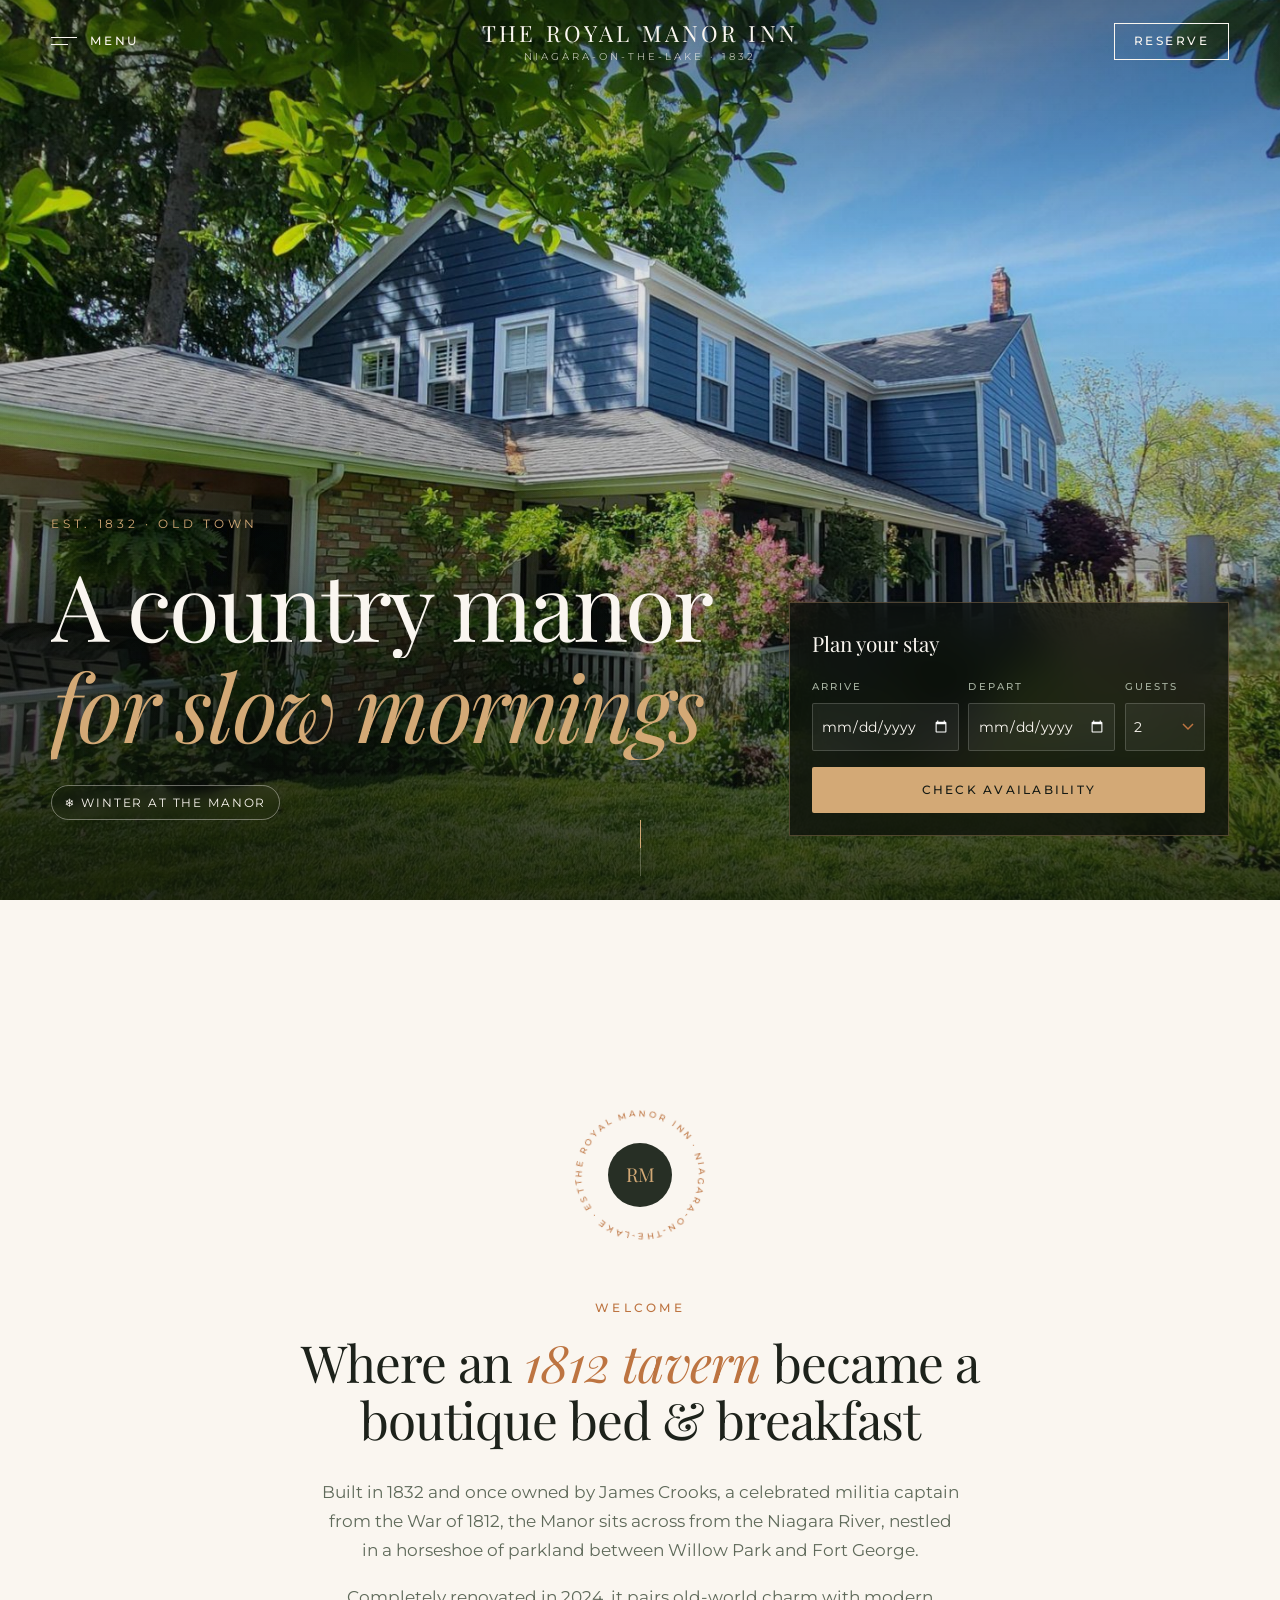
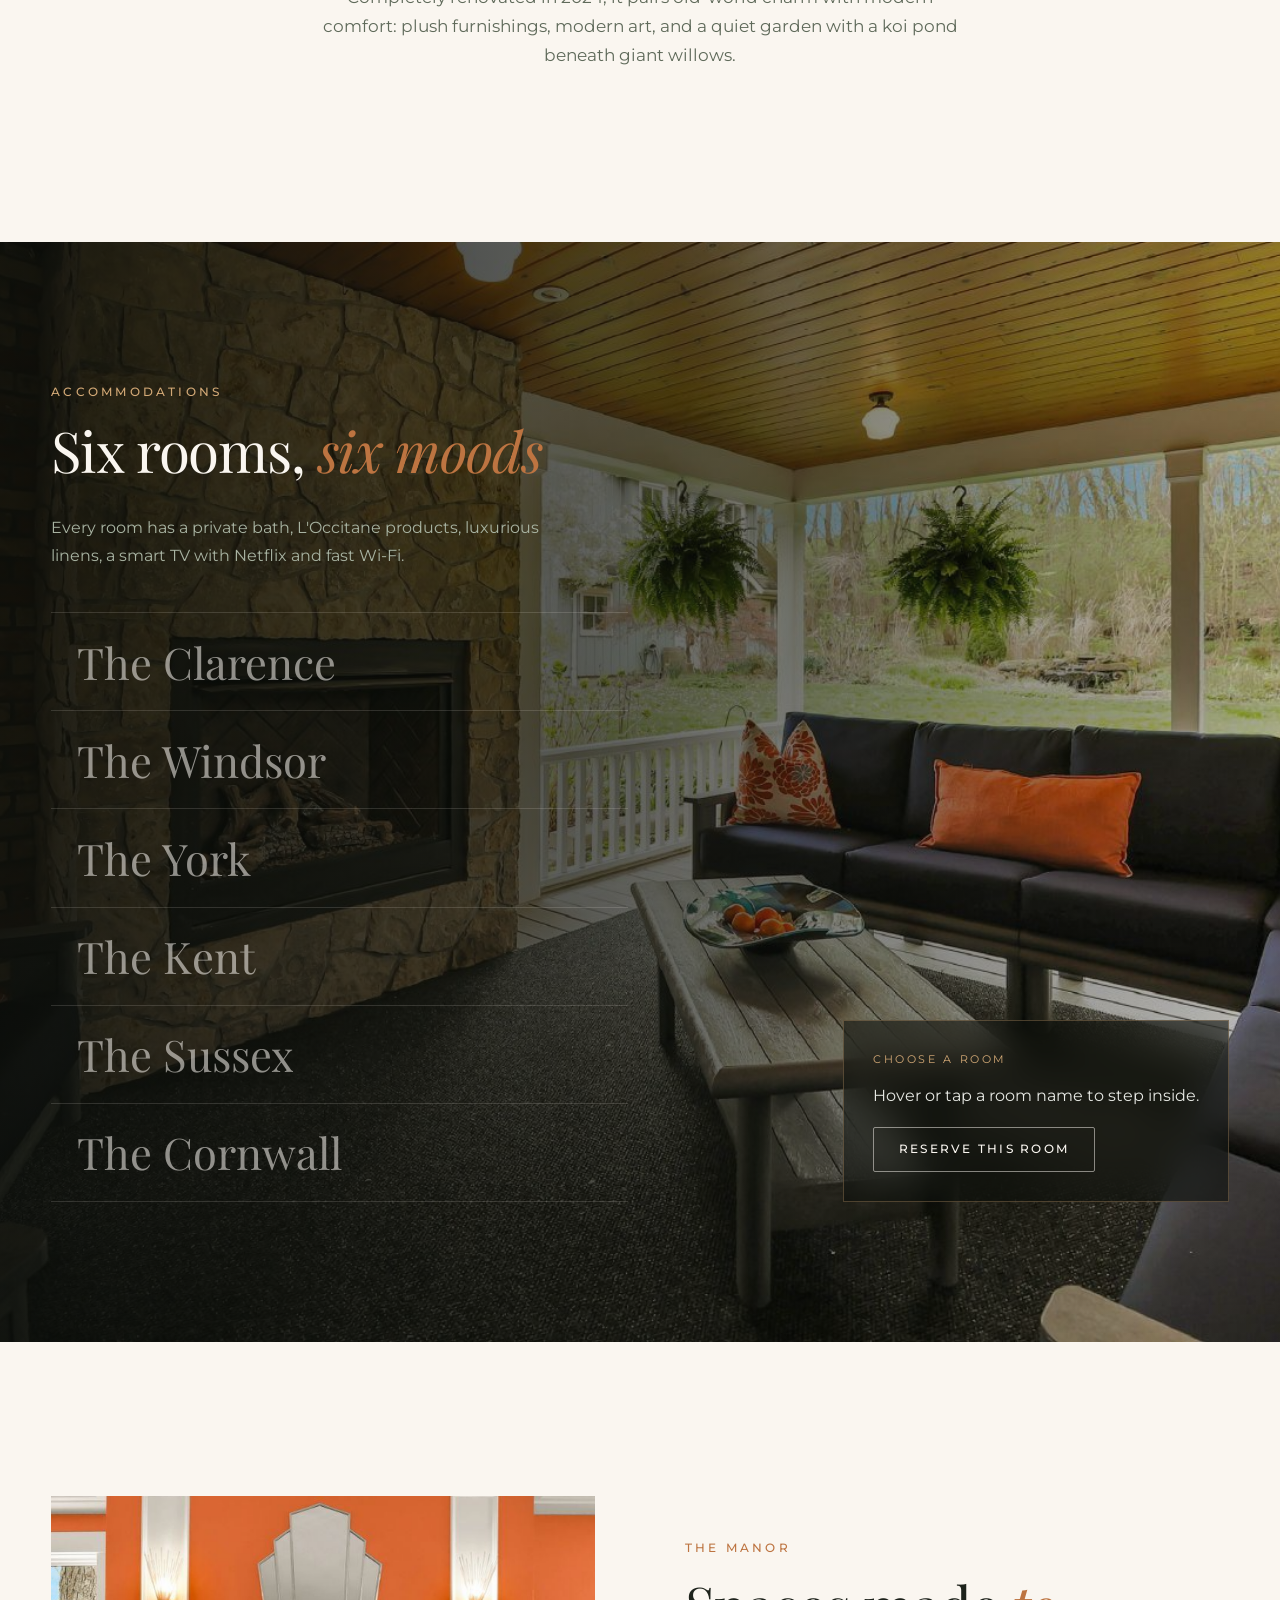
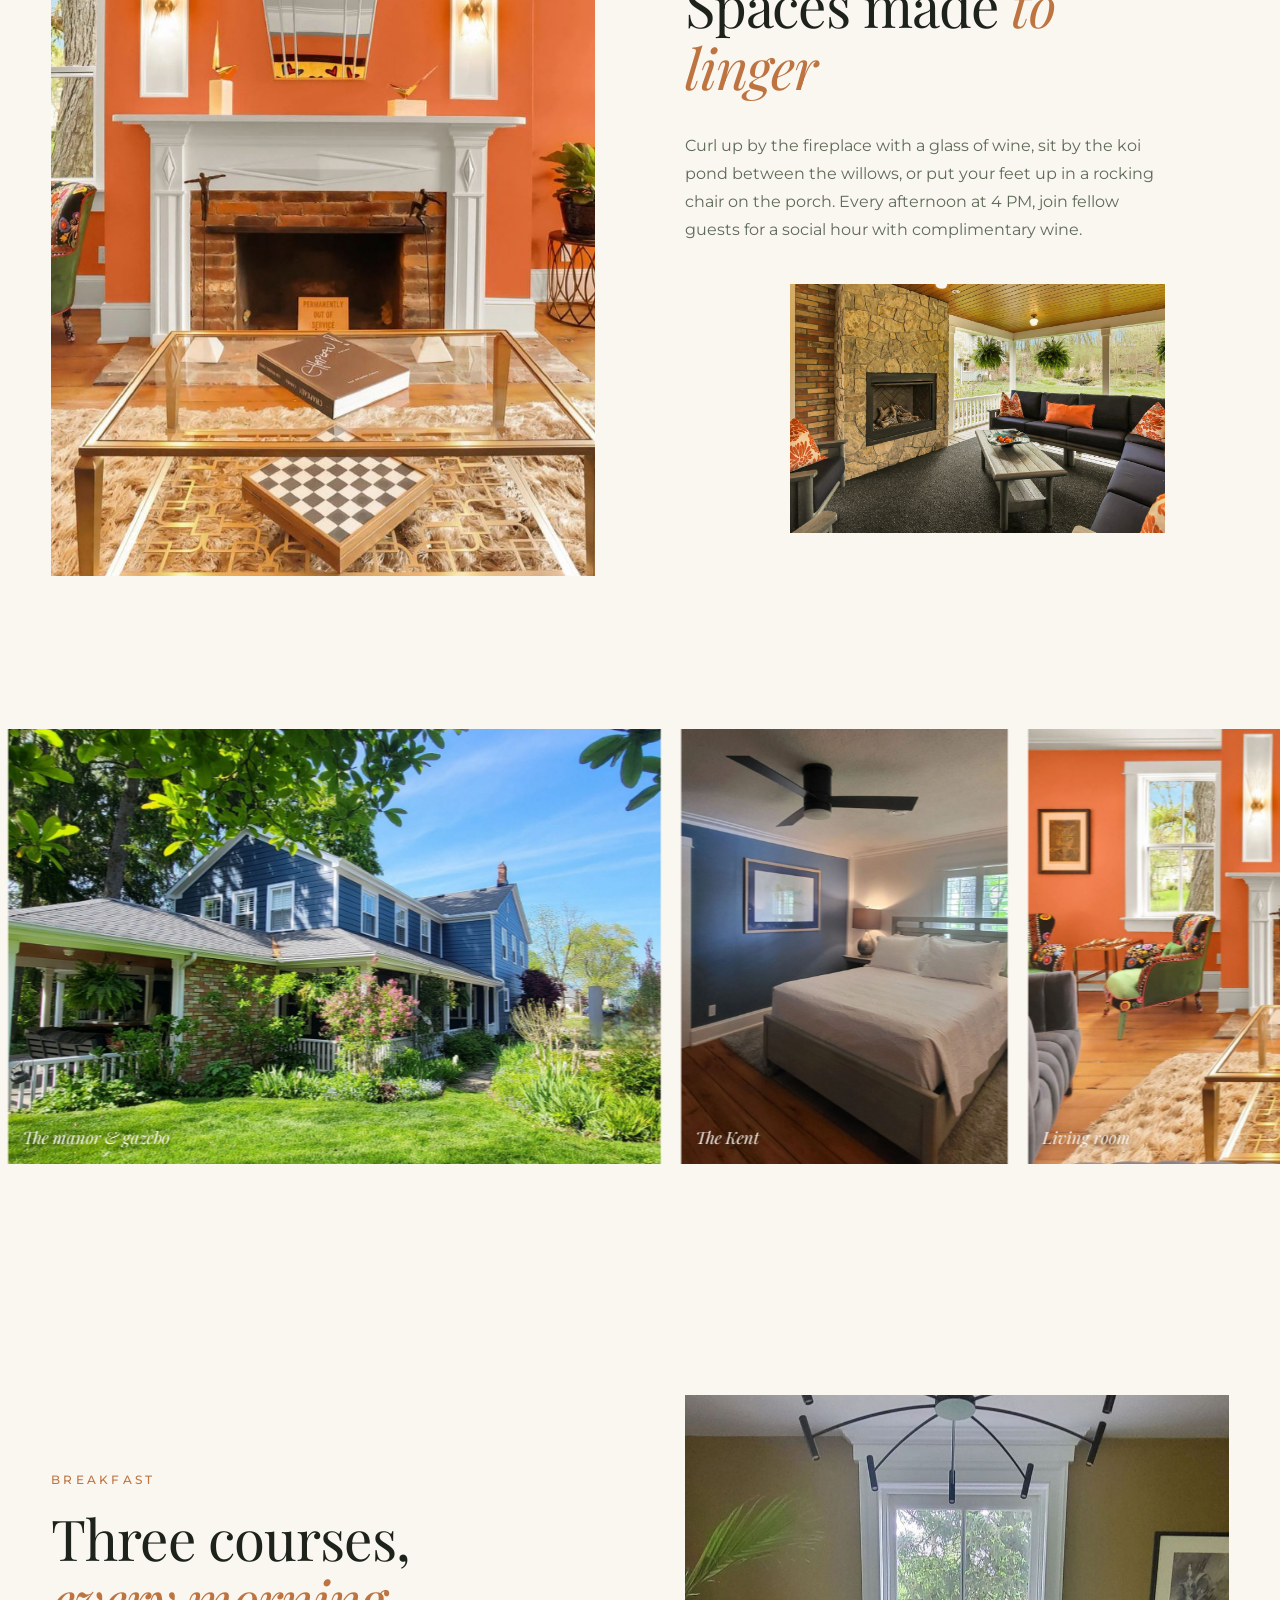
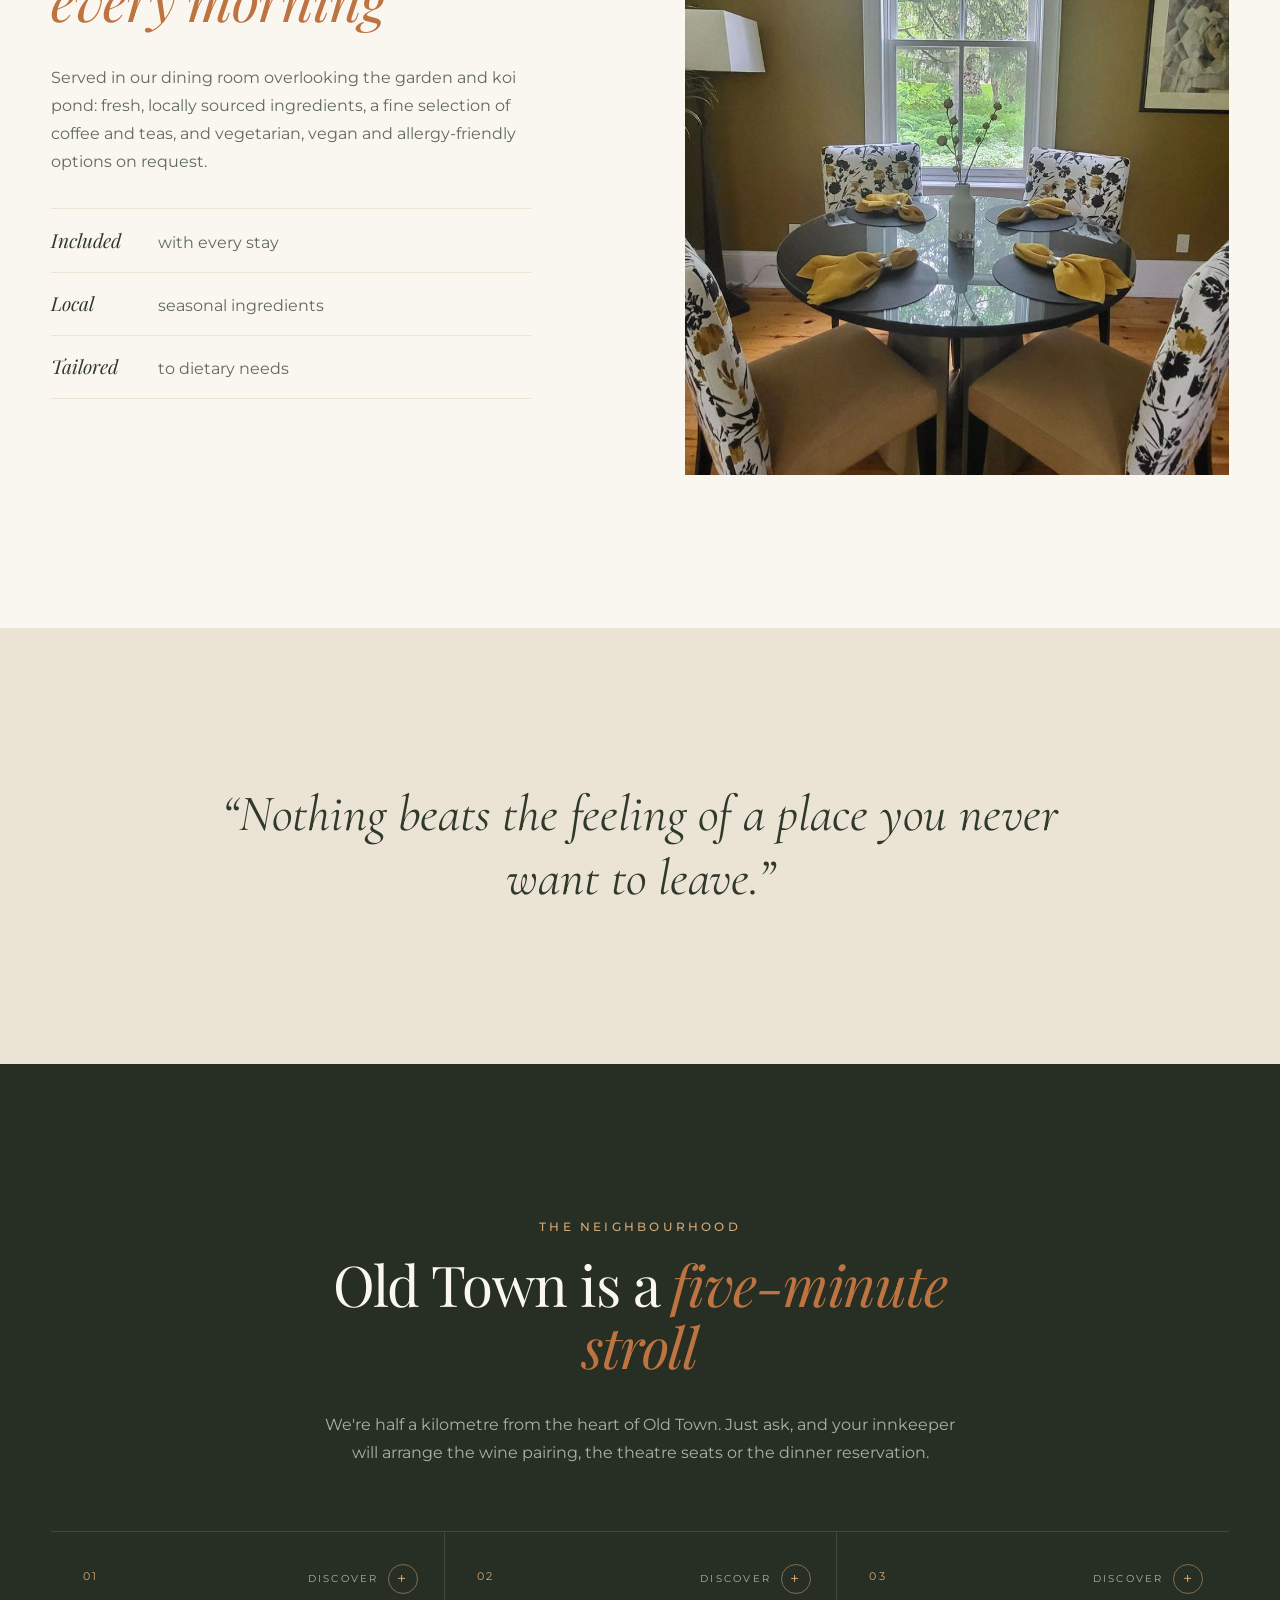
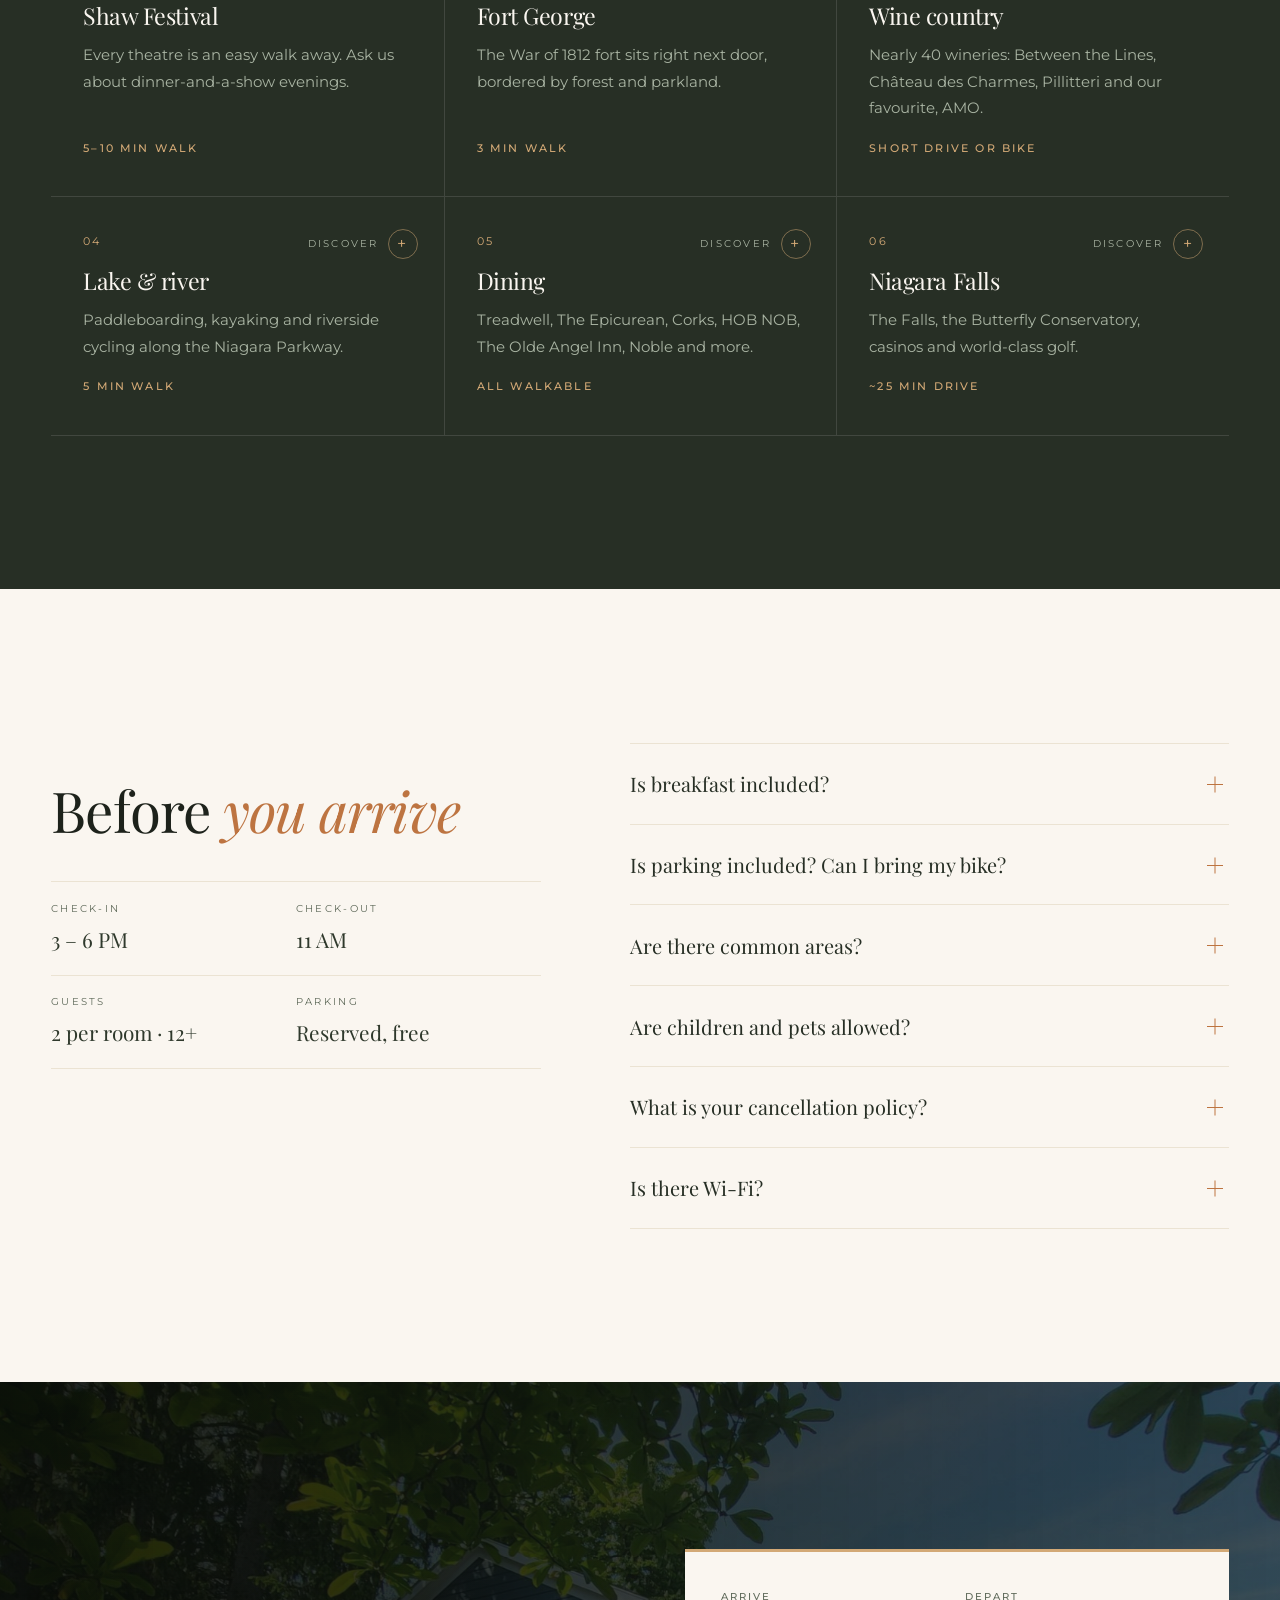
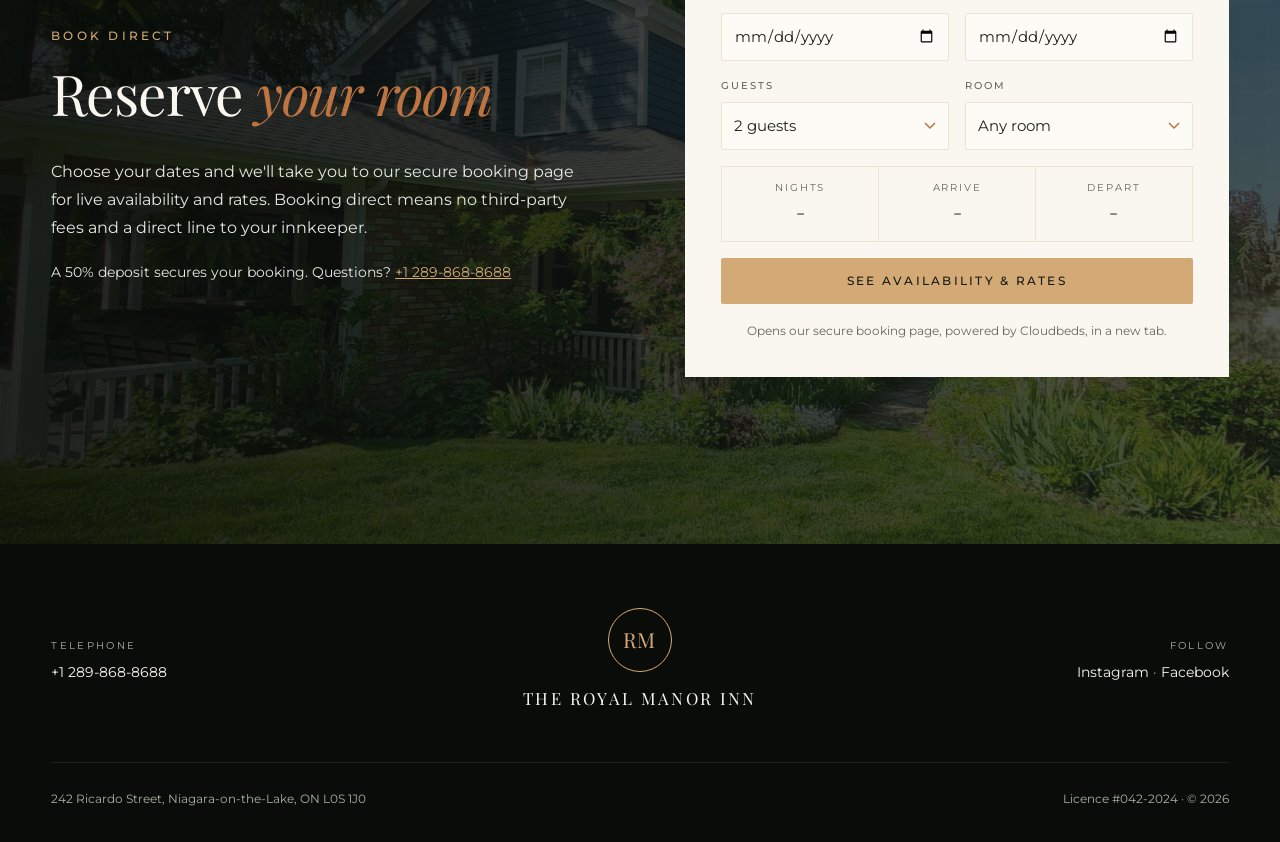
<file: royal-manor-inn/index.html>
<!doctype html>
<html lang="en">
<head>
  <meta charset="utf-8">
  <meta name="viewport" content="width=device-width, initial-scale=1">
  <title>The Royal Manor Inn · Niagara-on-the-Lake</title>
  <meta name="description" content="A renovated 1832 country manor bed & breakfast in Old Town Niagara-on-the-Lake. Six rooms, a gourmet three-course breakfast and a koi-pond garden, steps from the Shaw Festival.">
  <link rel="preconnect" href="https://fonts.googleapis.com">
  <link rel="preconnect" href="https://fonts.gstatic.com" crossorigin>
  <link href="https://fonts.googleapis.com/css2?family=Cormorant+Garamond:ital,wght@1,400;1,500&family=Montserrat:wght@300;400;500;600&family=Playfair+Display:ital,wght@0,400;0,500;1,400;1,500&display=swap" rel="stylesheet">
  <link rel="stylesheet" href="assets/styles.css">
  <link rel="icon" href="data:image/svg+xml,<svg xmlns='http://www.w3.org/2000/svg' viewBox='0 0 32 32'><rect width='32' height='32' rx='16' fill='%23151a14'/><text x='16' y='21' font-family='Georgia' font-size='13' fill='%23d3a976' text-anchor='middle'>RM</text></svg>">
</head>
<body class="is-loading">

<!-- Opening curtain -->
<div class="curtain" aria-hidden="true">
  <div class="curtain-mark">
    <span class="monogram">RM</span>
    <span class="curtain-name">The Royal Manor Inn</span>
    <span class="curtain-line"></span>
  </div>
</div>

<!-- Header: Menu · Logo · Book -->
<header class="site-header">
  <button class="menu-btn" aria-expanded="false" aria-controls="menu"><span class="menu-lines"><i></i><i></i></span><span class="menu-label">Menu</span></button>
  <a class="logo" href="#top" aria-label="The Royal Manor Inn, home">
    <span class="logo-name">The Royal Manor Inn</span>
    <span class="logo-sub">Niagara-on-the-Lake · 1832</span>
  </a>
  <a class="book-btn" href="#book">Reserve</a>
</header>

<!-- Full-screen menu -->
<div class="menu" id="menu" aria-hidden="true">
  <div class="menu-visual" aria-hidden="true">
    <img data-menu-img="rooms" src="assets/img/room-york.jpg" alt="">
    <img data-menu-img="manor" src="assets/img/living-room.jpg" alt="">
    <img data-menu-img="breakfast" src="assets/img/dining.jpg" alt="">
    <img data-menu-img="explore" src="assets/img/exterior.jpg" alt="">
    <img data-menu-img="book" src="assets/img/porch.jpg" alt="">
  </div>
  <nav class="menu-nav">
    <a href="#rooms" data-menu="rooms"><span>01</span>Rooms</a>
    <a href="#manor" data-menu="manor"><span>02</span>The Manor</a>
    <a href="#breakfast" data-menu="breakfast"><span>03</span>Breakfast</a>
    <a href="#explore" data-menu="explore"><span>04</span>Explore</a>
    <a href="#faq" data-menu="explore"><span>05</span>Good to know</a>
    <a href="#book" data-menu="book"><span>06</span>Reserve</a>
    <a href="holiday.html" data-menu="manor"><span>07</span>Winter at the Manor</a>
  </nav>
  <div class="menu-foot">
    <a href="tel:+12898688688">+1 289-868-8688</a>
    <span>242 Ricardo Street, Niagara-on-the-Lake</span>
  </div>
</div>

<main id="top">
  <!-- HERO -->
  <section class="hero">
    <div class="hero-media"><img src="assets/img/exterior.jpg" alt="The Royal Manor Inn, a blue clapboard manor with a white gazebo and summer gardens" fetchpriority="high"></div>
    <div class="hero-shade"></div>
    <div class="hero-content">
      <p class="kicker rise">Est. 1832 · Old Town</p>
      <h1>
        <span class="line"><span>A country manor</span></span>
        <span class="line"><span><em>for slow mornings</em></span></span>
      </h1>
      <a class="season-pill rise" href="holiday.html">❄ Winter at the Manor</a>
    </div>

    <form class="hero-book rise" data-booking aria-label="Check availability">
      <p class="panel-title">Plan your stay</p>
      <div class="hero-book-row">
        <label><span>Arrive</span><input type="date" name="checkin" required></label>
        <label><span>Depart</span><input type="date" name="checkout" required></label>
        <label><span>Guests</span><select name="adults"><option value="1">1</option><option value="2" selected>2</option></select></label>
      </div>
      <button class="btn btn-gold btn-block" type="submit">Check availability</button>
      <p class="form-msg" role="status" aria-live="polite"></p>
    </form>

    <a class="scroll-cue" href="#intro" aria-label="Scroll to content"><span></span></a>
  </section>

  <!-- INTRO with rotating emblem -->
  <section class="intro" id="intro">
    <div class="emblem" aria-hidden="true">
      <svg viewBox="0 0 200 200" class="emblem-ring" data-rotate>
        <defs><path id="circle" d="M100,100 m-78,0 a78,78 0 1,1 156,0 a78,78 0 1,1 -156,0"/></defs>
        <text><textPath href="#circle">THE ROYAL MANOR INN · NIAGARA-ON-THE-LAKE · EST. 1832 ·</textPath></text>
      </svg>
      <span class="emblem-core">RM</span>
    </div>
    <p class="eyebrow reveal">Welcome</p>
    <h2 class="reveal">Where an <em>1812 tavern</em> became a boutique bed&nbsp;&amp;&nbsp;breakfast</h2>
    <p class="reveal">Built in 1832 and once owned by James Crooks, a celebrated militia captain from the War of 1812, the Manor sits across from the Niagara River, nestled in a horseshoe of parkland between Willow Park and Fort George.</p>
    <p class="reveal">Completely renovated in 2024, it pairs old-world charm with modern comfort: plush furnishings, modern art, and a quiet garden with a koi pond beneath giant willows.</p>
  </section>

  <!-- ROOMS: hover list, background crossfade -->
  <section class="suites" id="rooms">
    <div class="suites-media" aria-hidden="true">
      <div class="suites-bg is-visible" data-bg="default" style="background-image:url('assets/img/porch.jpg')"></div>
      <div class="suites-bg" data-bg="The Clarence" style="background-image:url('assets/img/room-clarence.jpg')"></div>
      <div class="suites-bg" data-bg="The Windsor" style="background-image:url('assets/img/room-windsor.jpg')"></div>
      <div class="suites-bg" data-bg="The York" style="background-image:url('assets/img/room-york.jpg')"></div>
      <div class="suites-bg" data-bg="The Kent" style="background-image:url('assets/img/room-kent.jpg')"></div>
      <div class="suites-bg suites-bg-empty" data-bg="The Sussex"></div>
      <div class="suites-bg" data-bg="The Cornwall" style="background-image:url('assets/img/room-cornwall.jpg')"></div>
      <div class="suites-shade"></div>
    </div>

    <div class="suites-inner">
      <div class="suites-head">
        <p class="eyebrow light">Accommodations</p>
        <h2>Six rooms, <em>six moods</em></h2>
        <p>Every room has a private bath, L'Occitane products, luxurious linens, a smart TV with Netflix and fast Wi-Fi.</p>
      </div>

      <ul class="suites-list">
        <li><button data-room="The Clarence" style="--dot:#2f8f8a">The Clarence</button></li>
        <li><button data-room="The Windsor" style="--dot:#7a4fb0">The Windsor</button></li>
        <li><button data-room="The York" style="--dot:#8fa86c">The York</button></li>
        <li><button data-room="The Kent" style="--dot:#4f7cc4">The Kent</button></li>
        <li><button data-room="The Sussex" style="--dot:#e3b53c">The Sussex</button></li>
        <li><button data-room="The Cornwall" style="--dot:#b39478">The Cornwall</button></li>
      </ul>

      <div class="suites-detail" aria-live="polite">
        <p class="sd-meta" data-sd="meta">Choose a room</p>
        <p class="sd-text" data-sd="text">Hover or tap a room name to step inside.</p>
        <button class="btn btn-outline-light" data-sd="book" hidden>Reserve this room</button>
      </div>
    </div>
  </section>

  <!-- MANOR: editorial split, zooming images -->
  <section class="editorial" id="manor">
    <div class="ed-media zoom tall"><img src="assets/img/living-room.jpg" alt="Living room with a coral feature wall, fireplace and glass coffee table" loading="lazy"></div>
    <div class="ed-copy">
      <p class="eyebrow reveal">The Manor</p>
      <h2 class="reveal">Spaces made <em>to linger</em></h2>
      <p class="reveal">Curl up by the fireplace with a glass of wine, sit by the koi pond between the willows, or put your feet up in a rocking chair on the porch. Every afternoon at 4 PM, join fellow guests for a social hour with complimentary wine.</p>
      <div class="ed-media zoom small reveal"><img src="assets/img/porch.jpg" alt="Covered porch with a stone fireplace" loading="lazy"></div>
    </div>
  </section>

  <!-- DRAG GALLERY -->
  <section class="drag-gallery" aria-label="Photo gallery">
    <div class="dg-viewport">
      <div class="dg-track">
        <figure><img src="assets/img/exterior.jpg" alt="The manor and gazebo" loading="lazy" draggable="false"><figcaption>The manor &amp; gazebo</figcaption></figure>
        <figure class="portrait"><img src="assets/img/room-kent.jpg" alt="The Kent" loading="lazy" draggable="false"><figcaption>The Kent</figcaption></figure>
        <figure><img src="assets/img/living-room.jpg" alt="Living room" loading="lazy" draggable="false"><figcaption>Living room</figcaption></figure>
        <figure class="portrait"><img src="assets/img/dining.jpg" alt="Dining room" loading="lazy" draggable="false"><figcaption>Dining room</figcaption></figure>
        <figure><img src="assets/img/room-york.jpg" alt="The York" loading="lazy" draggable="false"><figcaption>The York</figcaption></figure>
        <figure class="portrait"><img src="assets/img/room-windsor.jpg" alt="The Windsor" loading="lazy" draggable="false"><figcaption>The Windsor</figcaption></figure>
        <figure><img src="assets/img/porch.jpg" alt="Fireside porch" loading="lazy" draggable="false"><figcaption>Fireside porch</figcaption></figure>
        <figure class="portrait"><img src="assets/img/room-clarence.jpg" alt="The Clarence" loading="lazy" draggable="false"><figcaption>The Clarence</figcaption></figure>
        <figure><img src="assets/img/room-cornwall.jpg" alt="The Cornwall" loading="lazy" draggable="false"><figcaption>The Cornwall</figcaption></figure>
      </div>
    </div>
  </section>

  <!-- BREAKFAST -->
  <section class="editorial reverse" id="breakfast">
    <div class="ed-media zoom tall"><img src="assets/img/dining.jpg" alt="Dining room overlooking the garden" loading="lazy"></div>
    <div class="ed-copy">
      <p class="eyebrow reveal">Breakfast</p>
      <h2 class="reveal">Three courses, <em>every morning</em></h2>
      <p class="reveal">Served in our dining room overlooking the garden and koi pond: fresh, locally sourced ingredients, a fine selection of coffee and teas, and vegetarian, vegan and allergy-friendly options on request.</p>
      <ul class="lines reveal">
        <li><span>Included</span>with every stay</li>
        <li><span>Local</span>seasonal ingredients</li>
        <li><span>Tailored</span>to dietary needs</li>
      </ul>
    </div>
  </section>

  <!-- QUOTE -->
  <section class="quote">
    <blockquote class="reveal">“Nothing beats the feeling of a place you never want to leave.”</blockquote>
  </section>

  <!-- EXPLORE -->
  <section class="explore" id="explore">
    <div class="explore-head">
      <p class="eyebrow light reveal">The neighbourhood</p>
      <h2 class="reveal">Old Town is a <em>five-minute stroll</em></h2>
      <p class="reveal">We're half a kilometre from the heart of Old Town. Just ask, and your innkeeper will arrange the wine pairing, the theatre seats or the dinner reservation.</p>
    </div>
    <ol class="explore-list">
      <li class="reveal">
        <button class="ex-card" data-place="shaw" aria-haspopup="dialog">
          <span class="n">01</span><h3>Shaw Festival</h3><p>Every theatre is an easy walk away. Ask us about dinner-and-a-show evenings.</p><b>5–10 min walk</b><span class="ex-cta">Discover <i aria-hidden="true">+</i></span>
        </button>
        <div class="ex-detail" hidden>
          <p class="exd-lead">One of North America's great repertory theatre companies, with its stages right here in Old Town.</p>
          <ul><li>Three theatres, all within a comfortable walk of the Manor</li><li>Seasons run from spring into the holidays</li><li>Matinees leave the evening free for a long dinner</li></ul>
          <p class="exd-tip"><span>Innkeeper's tip</span>Tell us which show you're seeing and we'll book an early dinner nearby so you aren't rushing to curtain.</p>
          <a class="exd-map" data-q="Shaw Festival Theatre Niagara-on-the-Lake"></a>
        </div>
      </li>
      <li class="reveal">
        <button class="ex-card" data-place="fort" aria-haspopup="dialog">
          <span class="n">02</span><h3>Fort George</h3><p>The War of 1812 fort sits right next door, bordered by forest and parkland.</p><b>3 min walk</b><span class="ex-cta">Discover <i aria-hidden="true">+</i></span>
        </button>
        <div class="ex-detail" hidden>
          <p class="exd-lead">A National Historic Site that was British Army headquarters during the War of 1812, the same war in which the Manor's former owner, Captain James Crooks, served.</p>
          <ul><li>Reconstructed earthworks, blockhouses and officers' quarters</li><li>Costumed interpreters and demonstrations in season</li><li>Wooded trails link it to the Niagara River and Commons</li></ul>
          <p class="exd-tip"><span>Innkeeper's tip</span>The forest you see from The Cornwall borders the fort, so go early in the morning for a quiet walk before breakfast.</p>
          <a class="exd-map" data-q="Fort George National Historic Site Niagara-on-the-Lake"></a>
        </div>
      </li>
      <li class="reveal">
        <button class="ex-card" data-place="wine" aria-haspopup="dialog">
          <span class="n">03</span><h3>Wine country</h3><p>Nearly 40 wineries: Between the Lines, Château des Charmes, Pillitteri and our favourite, AMO.</p><b>Short drive or bike</b><span class="ex-cta">Discover <i aria-hidden="true">+</i></span>
        </button>
        <div class="ex-detail" hidden>
          <p class="exd-lead">Niagara-on-the-Lake is home to nearly 40 member wineries, from rustic boutique barns to architecturally stunning estates. It's also one of the world's great icewine regions.</p>
          <ul><li><strong>Between the Lines</strong>: a relaxed, family-run barn</li><li><strong>Château des Charmes</strong> and <strong>Pillitteri</strong>: grand estates</li><li><strong>AMO Winery</strong>: our local favourite</li></ul>
          <p class="exd-tip"><span>Innkeeper's tip</span>Craving something fancy? We can arrange a fine-dining experience at a local winery, complete with the perfect wine pairing.</p>
          <a class="exd-map" data-q="wineries Niagara-on-the-Lake"></a>
        </div>
      </li>
      <li class="reveal">
        <button class="ex-card" data-place="lake" aria-haspopup="dialog">
          <span class="n">04</span><h3>Lake &amp; river</h3><p>Paddleboarding, kayaking and riverside cycling along the Niagara Parkway.</p><b>5 min walk</b><span class="ex-cta">Discover <i aria-hidden="true">+</i></span>
        </button>
        <div class="ex-detail" hidden>
          <p class="exd-lead">The Niagara River runs just across the street, and the shore of Lake Ontario is a few minutes' stroll away.</p>
          <ul><li>Sunset over the lake from Queen's Royal Park and its gazebo</li><li>Riverside cycling on the Niagara River Recreation Trail</li><li>Paddleboarding and kayaking in the warmer months</li></ul>
          <p class="exd-tip"><span>Innkeeper's tip</span>Bring your bike, because there's room in our garage. The riverside path starts almost at our door.</p>
          <a class="exd-map" data-q="Queen's Royal Park Niagara-on-the-Lake"></a>
        </div>
      </li>
      <li class="reveal">
        <button class="ex-card" data-place="dining" aria-haspopup="dialog">
          <span class="n">05</span><h3>Dining</h3><p>Treadwell, The Epicurean, Corks, HOB NOB, The Olde Angel Inn, Noble and more.</p><b>All walkable</b><span class="ex-cta">Discover <i aria-hidden="true">+</i></span>
        </button>
        <div class="ex-detail" hidden>
          <p class="exd-lead">From fine dining to a pint by the fire, everything is within walking distance.</p>
          <ul><li><strong>Fine dining</strong>: Treadwell Cuisine, Noble, Tiara, Aura on the Lake</li><li><strong>Casual</strong>: The Epicurean, Corks Wine Bar &amp; Eatery, Sunset Grill, Shaw Cafe</li><li><strong>Pub fare</strong>: The Olde Angel Inn</li><li><strong>More nearby</strong>: 11th Post, NOTL Bar &amp; Restaurant, HOB NOB, Cannery Restaurant</li></ul>
          <p class="exd-tip"><span>Innkeeper's tip</span>Fancy something easy? Take a five-minute stroll to Old Town for live music, an ice-cold beer and fish &amp; chips at the local pub.</p>
          <a class="exd-map" data-q="restaurants Queen Street Niagara-on-the-Lake"></a>
        </div>
      </li>
      <li class="reveal">
        <button class="ex-card" data-place="falls" aria-haspopup="dialog">
          <span class="n">06</span><h3>Niagara Falls</h3><p>The Falls, the Butterfly Conservatory, casinos and world-class golf.</p><b>~25 min drive</b><span class="ex-cta">Discover <i aria-hidden="true">+</i></span>
        </button>
        <div class="ex-detail" hidden>
          <p class="exd-lead">Follow the scenic Niagara Parkway south along the river to one of the world's great natural wonders.</p>
          <ul><li>The Horseshoe Falls, and the parkway drive itself</li><li>Niagara Parks Butterfly Conservatory, on the way</li><li>Casinos and world-class golf for an evening or an afternoon</li></ul>
          <p class="exd-tip"><span>Innkeeper's tip</span>Go to the Falls in the morning, then come back to Old Town for lunch. You'll have the quiet of NOTL all afternoon.</p>
          <a class="exd-map" data-q="Niagara Falls Ontario"></a>
        </div>
      </li>
    </ol>
  </section>

  <!-- FAQ -->
  <section class="faq-section" id="faq">
    <div class="faq-head">
      <p class="eyebrow reveal">Good to know</p>
      <h2 class="reveal">Before <em>you arrive</em></h2>
      <dl class="facts reveal">
        <div><dt>Check-in</dt><dd>3 – 6 PM</dd></div>
        <div><dt>Check-out</dt><dd>11 AM</dd></div>
        <div><dt>Guests</dt><dd>2 per room · 12+</dd></div>
        <div><dt>Parking</dt><dd>Reserved, free</dd></div>
      </dl>
    </div>
    <div class="faq">
      <details class="reveal"><summary>Is breakfast included?</summary><p>Yes! A gourmet three-course breakfast with a fine selection of coffee and teas. We cater to food allergies and offer vegetarian and vegan options.</p></details>
      <details class="reveal"><summary>Is parking included? Can I bring my bike?</summary><p>You'll have reserved parking for one vehicle for your whole stay, which is a real perk in Old Town. Bicycles can go in the garage.</p></details>
      <details class="reveal"><summary>Are there common areas?</summary><p>There's a garden with plenty of seating, an indoor living room with a fireplace, and a 4:00 PM social hour with complimentary wine.</p></details>
      <details class="reveal"><summary>Are children and pets allowed?</summary><p>Children over 12 are welcome, with a two-person limit per room. We have a strict no-pet policy, out of care for future guests with allergies.</p></details>
      <details class="reveal"><summary>What is your cancellation policy?</summary><p>We take a 50% deposit when you book. If you cancel more than 30 days before arrival, we refund it minus a $50 CAD administration fee. Within 30 days of arrival, the deposit is non-refundable. Cancellations within 7 days of arrival are charged the full room rate.</p></details>
      <details class="reveal"><summary>Is there Wi-Fi?</summary><p>Yes, free high-speed Wi-Fi, plus a smart TV with Netflix in every room.</p></details>
    </div>
  </section>

  <!-- BOOK -->
  <section class="book" id="book">
    <div class="book-media zoom"><img src="assets/img/exterior.jpg" alt="" loading="lazy"></div>
    <div class="book-shade"></div>
    <div class="book-inner">
      <div class="book-copy">
        <p class="eyebrow light reveal">Book direct</p>
        <h2 class="reveal">Reserve <em>your room</em></h2>
        <p class="reveal">Choose your dates and we'll take you to our secure booking page for live availability and rates. Booking direct means no third-party fees and a direct line to your innkeeper.</p>
        <p class="reveal small">A 50% deposit secures your booking. Questions? <a href="tel:+12898688688">+1 289-868-8688</a></p>
      </div>

      <form class="booking-card reveal" data-booking aria-label="Book a room">
        <div class="row">
          <label><span>Arrive</span><input type="date" name="checkin" required></label>
          <label><span>Depart</span><input type="date" name="checkout" required></label>
        </div>
        <div class="row">
          <label><span>Guests</span><select name="adults"><option value="1">1 guest</option><option value="2" selected>2 guests</option></select></label>
          <label><span>Room</span>
            <select name="room">
              <option value="">Any room</option>
              <option>The Clarence</option><option>The Windsor</option><option>The York</option>
              <option>The Kent</option><option>The Sussex</option><option>The Cornwall</option>
            </select>
          </label>
        </div>
        <div class="stay-summary" aria-live="polite">
          <div><span>Nights</span><strong data-nights>-</strong></div>
          <div><span>Arrive</span><strong data-arrive>-</strong></div>
          <div><span>Depart</span><strong data-depart>-</strong></div>
        </div>
        <p class="room-hint" hidden></p>
        <button class="btn btn-gold btn-block" type="submit">See availability &amp; rates</button>
        <p class="form-msg" role="status" aria-live="polite"></p>
        <p class="fine">Opens our secure booking page, powered by Cloudbeds, in a new tab.</p>
      </form>
    </div>
  </section>
</main>

<footer class="site-footer">
  <div class="foot-top">
    <div><span class="label">Telephone</span><a href="tel:+12898688688">+1 289-868-8688</a></div>
    <div class="foot-logo"><span class="monogram">RM</span>The Royal Manor Inn</div>
    <div class="right"><span class="label">Follow</span><a href="https://www.instagram.com/theroyalmanorinn/" target="_blank" rel="noopener">Instagram</a> · <a href="https://www.facebook.com/TheRoyalManorInn/" target="_blank" rel="noopener">Facebook</a></div>
  </div>
  <div class="foot-bottom">
    <a href="https://www.google.com/maps/search/?api=1&amp;query=242+Ricardo+Street+Niagara-on-the-Lake+ON" target="_blank" rel="noopener">242 Ricardo Street, Niagara-on-the-Lake, ON L0S 1J0</a>
    <span>Licence #042-2024 · © <span id="year"></span></span>
  </div>
</footer>

<a class="mobile-book" href="#book">Reserve your stay</a>
<div class="drag-cursor" aria-hidden="true">Drag</div>

<dialog class="ex-modal" aria-labelledby="exm-title">
  <div class="exm-sheet">
    <span class="exm-grip" aria-hidden="true"></span>
    <button class="exm-close" aria-label="Close">×</button>
    <p class="exm-meta"><span class="exm-n"></span><span class="exm-dist"></span></p>
    <h3 id="exm-title"></h3>
    <div class="exm-body"></div>
    <div class="exm-actions">
      <a class="btn btn-gold exm-map" target="_blank" rel="noopener">Get directions</a>
      <a class="btn btn-outline exm-book" href="#book">Plan your stay</a>
    </div>
    <div class="exm-nav">
      <button class="exm-prev" aria-label="Previous place">←</button>
      <span class="exm-count" aria-live="polite"></span>
      <button class="exm-next" aria-label="Next place">→</button>
    </div>
  </div>
</dialog>


<script src="assets/main.js"></script>
</body>
</html>
</file>
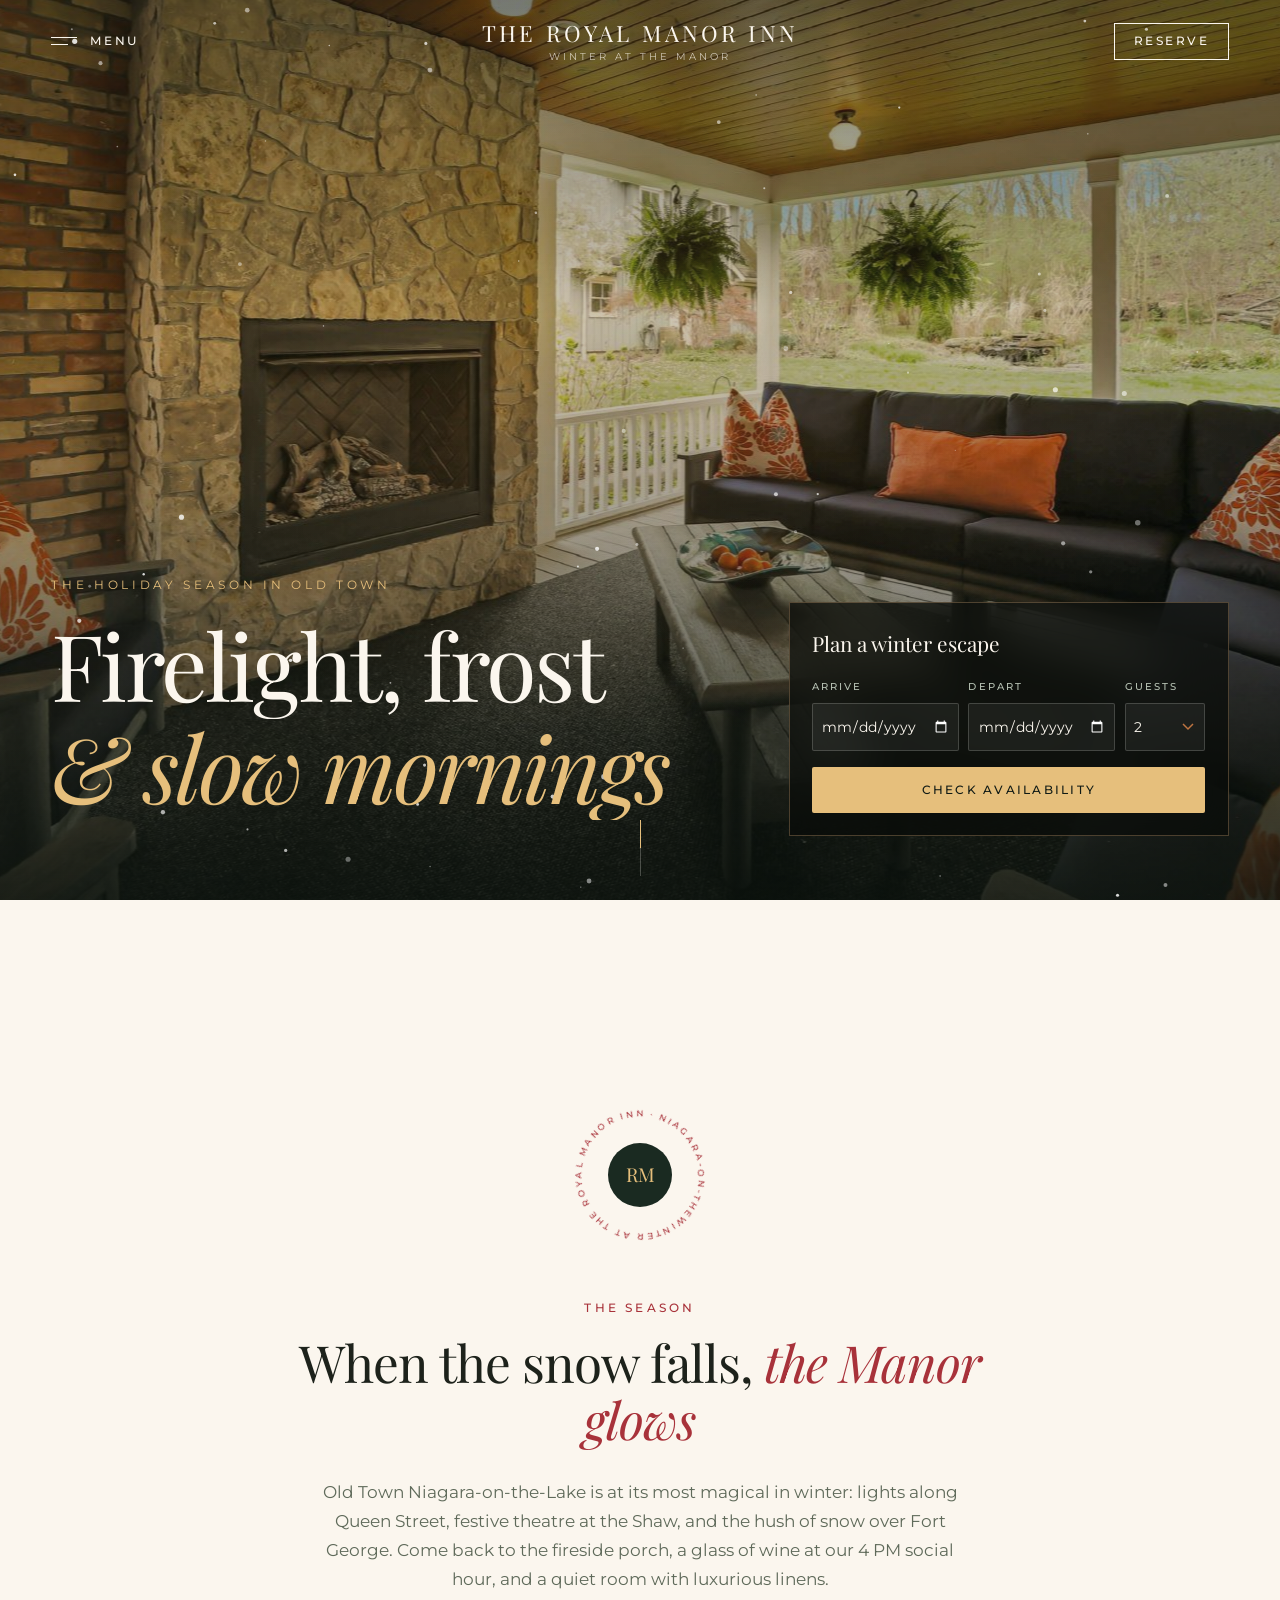
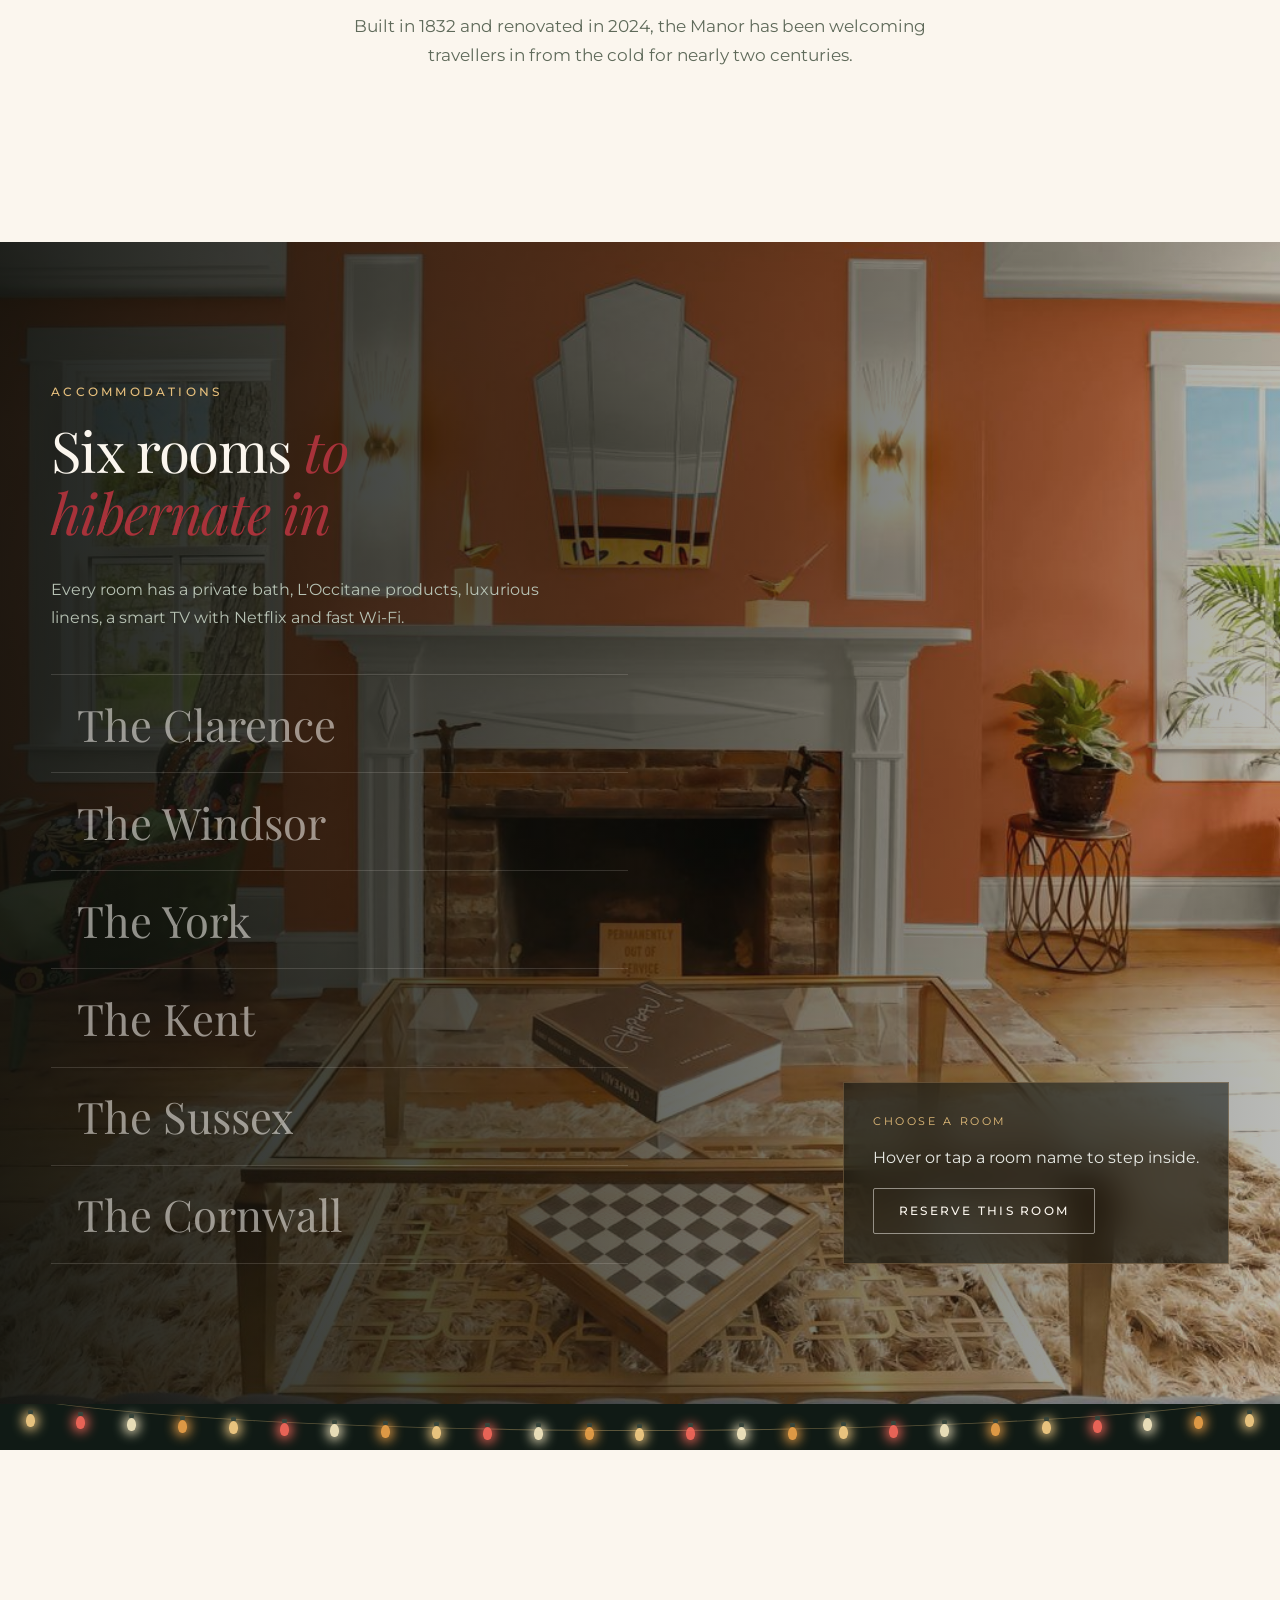
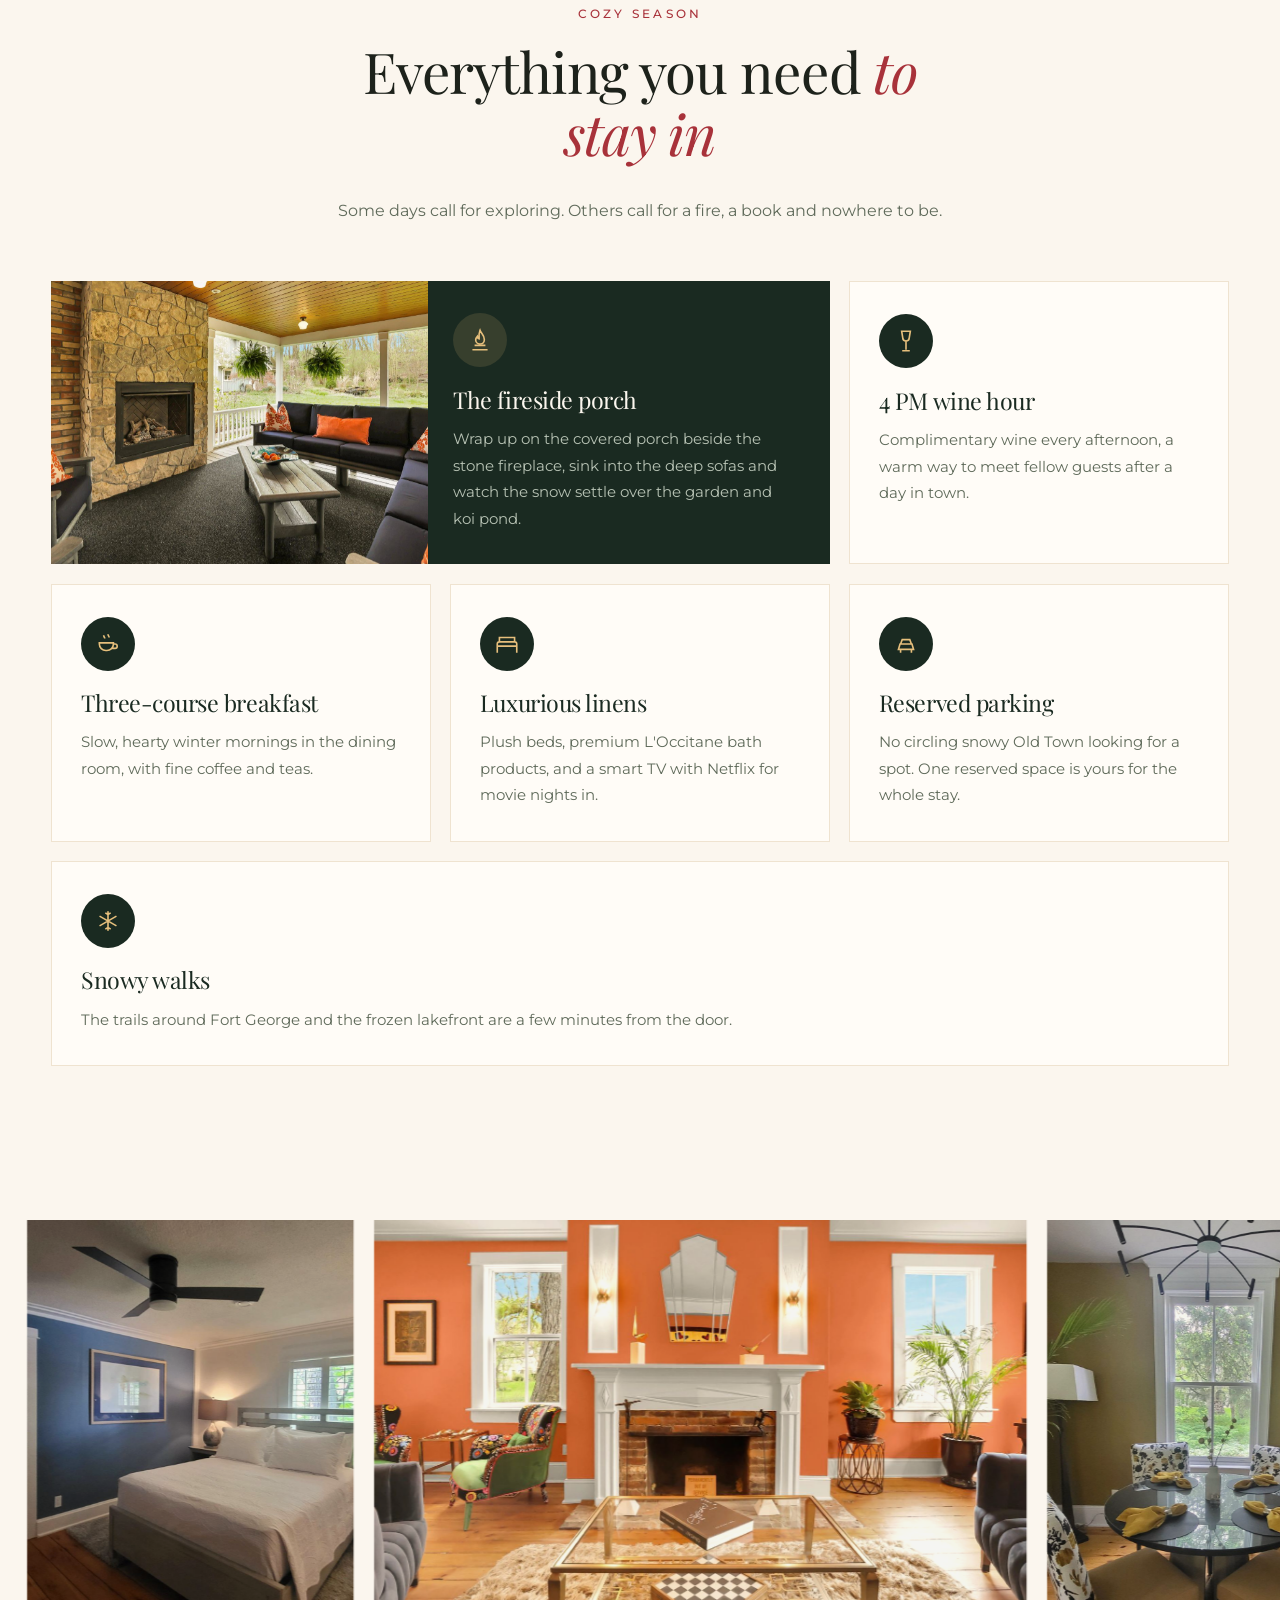
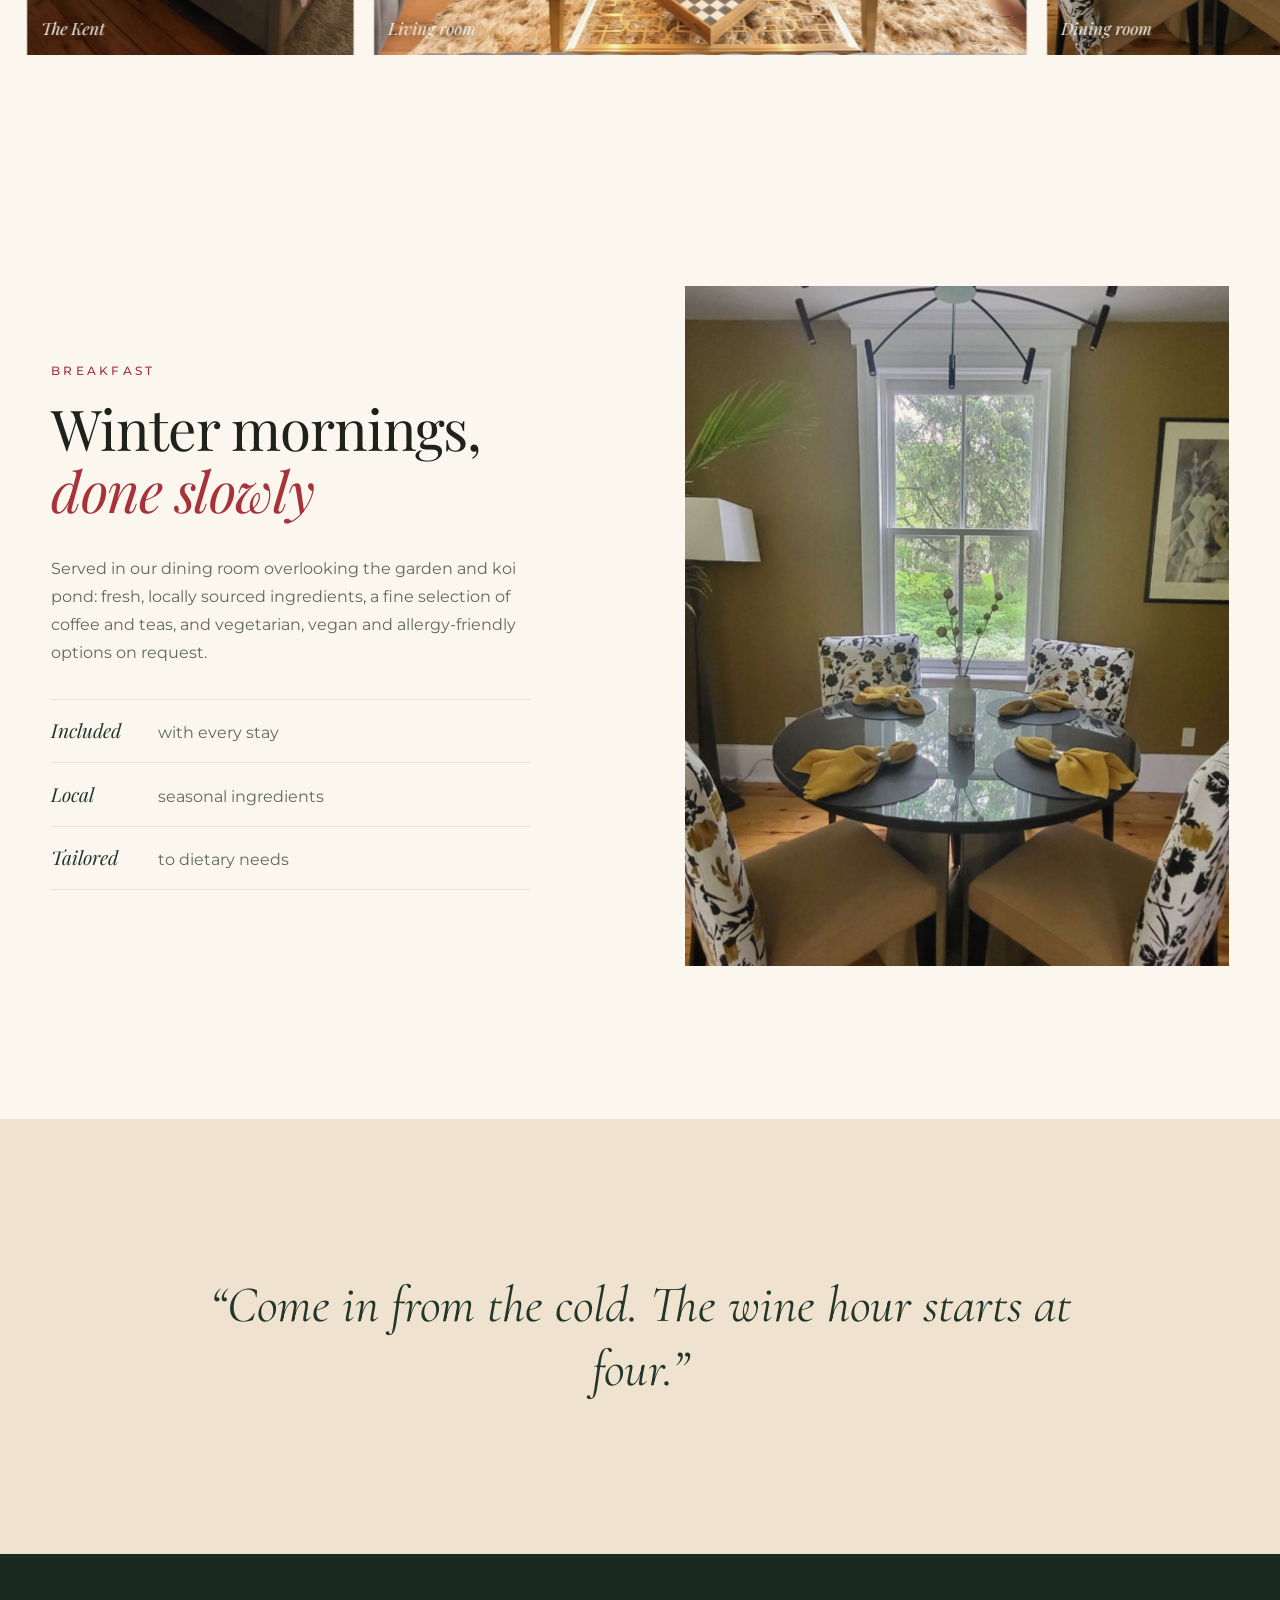
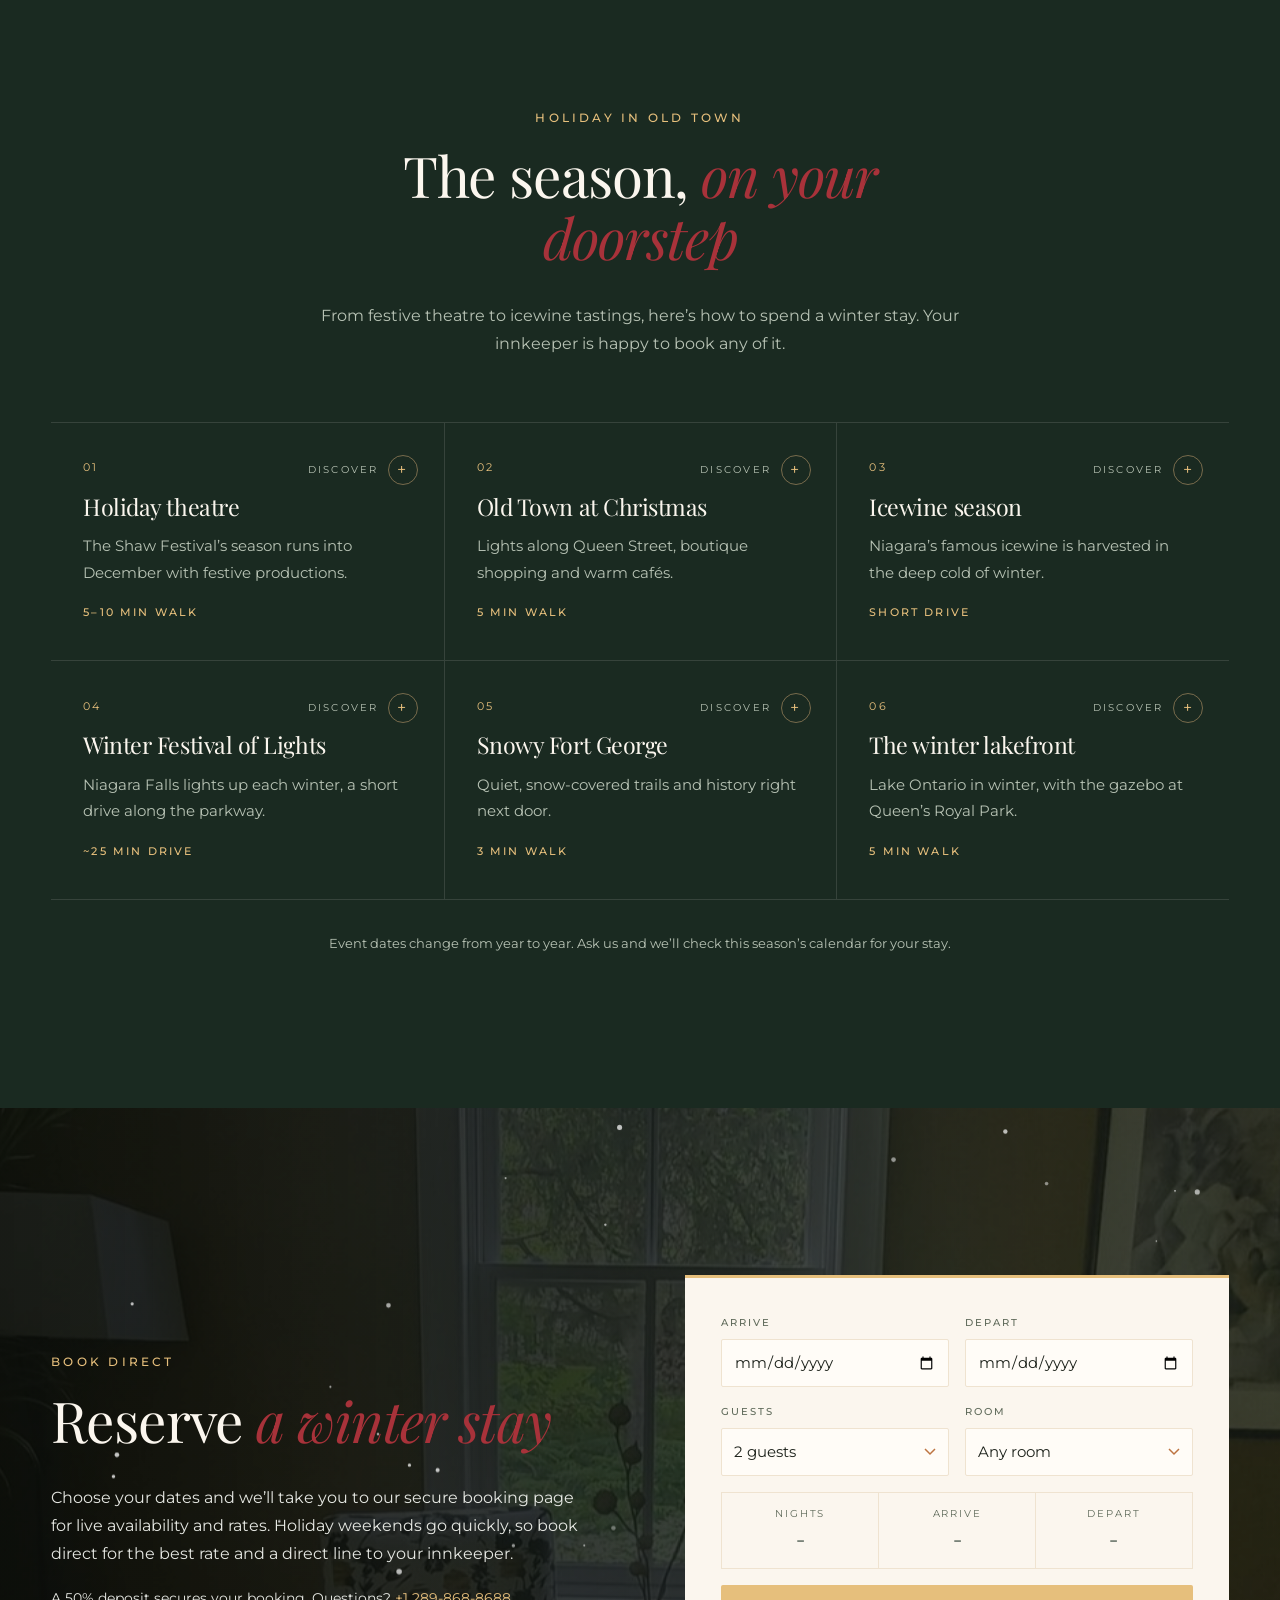
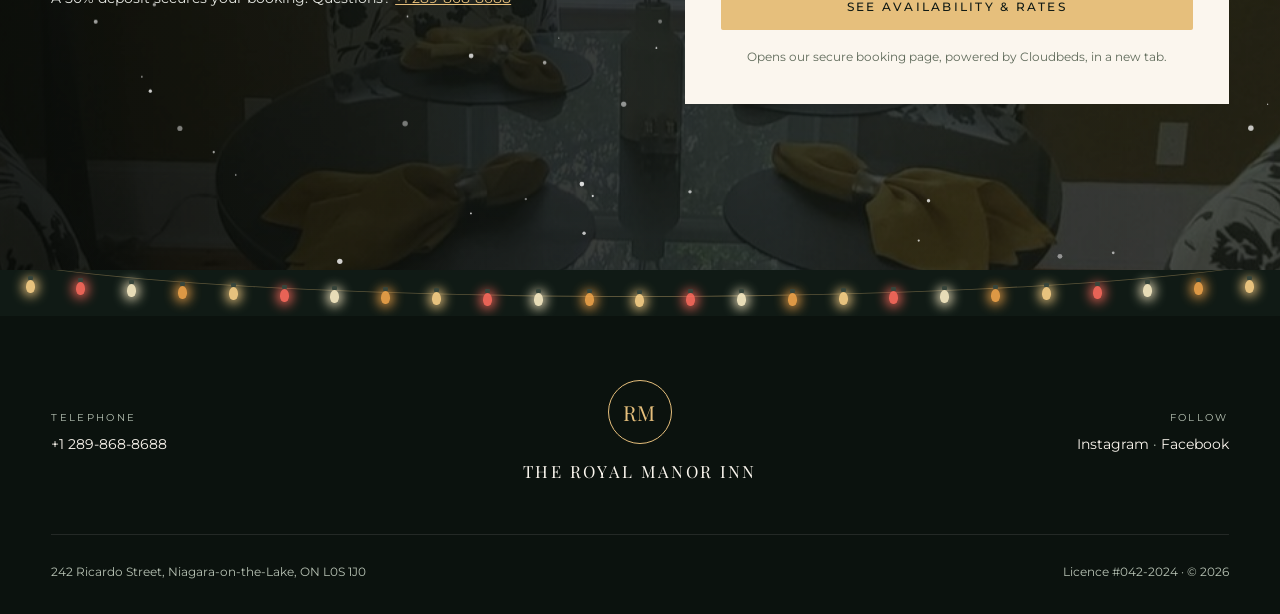
<file: royal-manor-inn/holiday.html>
<!doctype html>
<html lang="en">
<head>
  <meta charset="utf-8">
  <meta name="viewport" content="width=device-width, initial-scale=1">
  <title>Winter at the Manor · The Royal Manor Inn</title>
  <meta name="description" content="Spend the holidays at The Royal Manor Inn: fireside evenings, a 4 PM wine hour, three-course breakfasts and Old Town Niagara-on-the-Lake at its most festive.">
  <link rel="preconnect" href="https://fonts.googleapis.com">
  <link rel="preconnect" href="https://fonts.gstatic.com" crossorigin>
  <link href="https://fonts.googleapis.com/css2?family=Cormorant+Garamond:ital,wght@1,400;1,500&family=Montserrat:wght@300;400;500;600&family=Playfair+Display:ital,wght@0,400;0,500;1,400;1,500&display=swap" rel="stylesheet">
  <link rel="stylesheet" href="assets/styles.css">
  <link rel="stylesheet" href="assets/holiday.css">
  <link rel="icon" href="data:image/svg+xml,<svg xmlns='http://www.w3.org/2000/svg' viewBox='0 0 32 32'><rect width='32' height='32' rx='16' fill='%23151a14'/><text x='16' y='21' font-family='Georgia' font-size='13' fill='%23d3a976' text-anchor='middle'>RM</text></svg>">
</head>
<body class="is-loading holiday">

<!-- Opening curtain -->
<div class="curtain" aria-hidden="true">
  <div class="curtain-mark">
    <span class="monogram">RM</span>
    <span class="curtain-name">Winter at the Manor</span>
    <span class="curtain-line"></span>
  </div>
</div>

<!-- Header: Menu · Logo · Book -->
<header class="site-header">
  <button class="menu-btn" aria-expanded="false" aria-controls="menu"><span class="menu-lines"><i></i><i></i></span><span class="menu-label">Menu</span></button>
  <a class="logo" href="#top" aria-label="The Royal Manor Inn, home">
    <span class="logo-name">The Royal Manor Inn</span>
    <span class="logo-sub">Winter at the Manor</span>
  </a>
  <a class="book-btn" href="#book">Reserve</a>
</header>

<!-- Full-screen menu -->
<div class="menu" id="menu" aria-hidden="true">
  <div class="menu-visual" aria-hidden="true">
    <img data-menu-img="rooms" src="assets/img/room-york.jpg" alt="">
    <img data-menu-img="manor" src="assets/img/living-room.jpg" alt="">
    <img data-menu-img="breakfast" src="assets/img/dining.jpg" alt="">
    <img data-menu-img="explore" src="assets/img/exterior.jpg" alt="">
    <img data-menu-img="book" src="assets/img/porch.jpg" alt="">
  </div>
  <nav class="menu-nav">
    <a href="#cozy" data-menu="manor"><span>01</span>Cozy season</a>
    <a href="#rooms" data-menu="rooms"><span>02</span>Rooms</a>
    <a href="#breakfast" data-menu="breakfast"><span>03</span>Breakfast</a>
    <a href="#explore" data-menu="explore"><span>04</span>Holiday in Old Town</a>
    <a href="#book" data-menu="book"><span>05</span>Reserve</a>
    <a href="index.html" data-menu="explore"><span>06</span>Year-round site</a>
  </nav>
  <div class="menu-foot">
    <a href="tel:+12898688688">+1 289-868-8688</a>
    <span>242 Ricardo Street, Niagara-on-the-Lake</span>
  </div>
</div>

<main id="top">
  <!-- HERO -->
  <section class="hero" data-snow>
    <div class="hero-media"><img src="assets/img/porch.jpg" alt="The Manor's covered porch with its stone fireplace and deep sofas" fetchpriority="high"></div>
    <div class="hero-shade"></div>
    <div class="hero-content">
      <p class="kicker rise">The holiday season in Old Town</p>
      <h1>
        <span class="line"><span>Firelight, frost</span></span>
        <span class="line"><span><em>&amp; slow mornings</em></span></span>
      </h1>
    </div>

    <form class="hero-book rise" data-booking aria-label="Check availability">
      <p class="panel-title">Plan a winter escape</p>
      <div class="hero-book-row">
        <label><span>Arrive</span><input type="date" name="checkin" required></label>
        <label><span>Depart</span><input type="date" name="checkout" required></label>
        <label><span>Guests</span><select name="adults"><option value="1">1</option><option value="2" selected>2</option></select></label>
      </div>
      <button class="btn btn-gold btn-block" type="submit">Check availability</button>
      <p class="form-msg" role="status" aria-live="polite"></p>
    </form>

    <a class="scroll-cue" href="#intro" aria-label="Scroll to content"><span></span></a>
  </section>

  <!-- INTRO with rotating emblem -->
  <section class="intro" id="intro">
    <div class="emblem" aria-hidden="true">
      <svg viewBox="0 0 200 200" class="emblem-ring" data-rotate>
        <defs><path id="circle" d="M100,100 m-78,0 a78,78 0 1,1 156,0 a78,78 0 1,1 -156,0"/></defs>
        <text><textPath href="#circle">WINTER AT THE ROYAL MANOR INN · NIAGARA-ON-THE-LAKE ·</textPath></text>
      </svg>
      <span class="emblem-core">RM</span>
    </div>
    <p class="eyebrow reveal">The season</p>
    <h2 class="reveal">When the snow falls, <em>the Manor glows</em></h2>
    <p class="reveal">Old Town Niagara-on-the-Lake is at its most magical in winter: lights along Queen Street, festive theatre at the Shaw, and the hush of snow over Fort George. Come back to the fireside porch, a glass of wine at our 4 PM social hour, and a quiet room with luxurious linens.</p>
    <p class="reveal">Built in 1832 and renovated in 2024, the Manor has been welcoming travellers in from the cold for nearly two centuries.</p>
  </section>

  <!-- ROOMS: hover list, background crossfade -->
  <section class="suites" id="rooms">
    <div class="suites-media" aria-hidden="true">
      <div class="suites-bg is-visible" data-bg="default" style="background-image:url('assets/img/living-room.jpg')"></div>
      <div class="suites-bg" data-bg="The Clarence" style="background-image:url('assets/img/room-clarence.jpg')"></div>
      <div class="suites-bg" data-bg="The Windsor" style="background-image:url('assets/img/room-windsor.jpg')"></div>
      <div class="suites-bg" data-bg="The York" style="background-image:url('assets/img/room-york.jpg')"></div>
      <div class="suites-bg" data-bg="The Kent" style="background-image:url('assets/img/room-kent.jpg')"></div>
      <div class="suites-bg suites-bg-empty" data-bg="The Sussex"></div>
      <div class="suites-bg" data-bg="The Cornwall" style="background-image:url('assets/img/room-cornwall.jpg')"></div>
      <div class="suites-shade"></div>
    </div>

    <div class="suites-inner">
      <div class="suites-head">
        <p class="eyebrow light">Accommodations</p>
        <h2>Six rooms <em>to hibernate in</em></h2>
        <p>Every room has a private bath, L'Occitane products, luxurious linens, a smart TV with Netflix and fast Wi-Fi.</p>
      </div>

      <ul class="suites-list">
        <li><button data-room="The Clarence" style="--dot:#2f8f8a">The Clarence</button></li>
        <li><button data-room="The Windsor" style="--dot:#7a4fb0">The Windsor</button></li>
        <li><button data-room="The York" style="--dot:#8fa86c">The York</button></li>
        <li><button data-room="The Kent" style="--dot:#4f7cc4">The Kent</button></li>
        <li><button data-room="The Sussex" style="--dot:#e3b53c">The Sussex</button></li>
        <li><button data-room="The Cornwall" style="--dot:#b39478">The Cornwall</button></li>
      </ul>

      <div class="suites-detail" aria-live="polite">
        <p class="sd-meta" data-sd="meta">Choose a room</p>
        <p class="sd-text" data-sd="text">Hover or tap a room name to step inside.</p>
        <button class="btn btn-outline-light" data-sd="book" hidden>Reserve this room</button>
      </div>
    </div>
  </section>

  <div class="garland" aria-hidden="true"><ul><li style="--d:0.00s;--sag:0px"></li><li style="--d:0.37s;--sag:2px"></li><li style="--d:0.74s;--sag:4px"></li><li style="--d:1.11s;--sag:6px"></li><li style="--d:1.48s;--sag:7px"></li><li style="--d:1.85s;--sag:9px"></li><li style="--d:2.22s;--sag:10px"></li><li style="--d:2.59s;--sag:11px"></li><li style="--d:0.36s;--sag:12px"></li><li style="--d:0.73s;--sag:13px"></li><li style="--d:1.10s;--sag:13px"></li><li style="--d:1.47s;--sag:13px"></li><li style="--d:1.84s;--sag:14px"></li><li style="--d:2.21s;--sag:13px"></li><li style="--d:2.58s;--sag:13px"></li><li style="--d:0.35s;--sag:13px"></li><li style="--d:0.72s;--sag:12px"></li><li style="--d:1.09s;--sag:11px"></li><li style="--d:1.46s;--sag:10px"></li><li style="--d:1.83s;--sag:9px"></li><li style="--d:2.20s;--sag:7px"></li><li style="--d:2.57s;--sag:6px"></li><li style="--d:0.34s;--sag:4px"></li><li style="--d:0.71s;--sag:2px"></li><li style="--d:1.08s;--sag:0px"></li></ul></div>

  <!-- COZY LIST -->
  <section class="cozy" id="cozy">
    <div class="cozy-head">
      <p class="eyebrow reveal">Cozy season</p>
      <h2 class="reveal">Everything you need <em>to stay in</em></h2>
      <p class="reveal">Some days call for exploring. Others call for a fire, a book and nowhere to be.</p>
    </div>
    <div class="cozy-grid">
      <article class="cozy-item feature reveal">
        <div class="zoom"><img src="assets/img/porch.jpg" alt="Covered porch with a stone fireplace and deep sofas" loading="lazy"></div>
        <div>
          <span class="ico"><svg viewBox="0 0 24 24" fill="none" stroke="currentColor" stroke-width="1.5"><path class="flame" d="M12 3c1 3 4 4.5 4 8.5A4 4 0 0 1 8 12c0-1.6.8-2.6 1.6-3.4.2 1.3.9 2 1.6 2.2C11 8.2 11 5.4 12 3Z"/><path d="M5 21h14M7 17h10"/></svg></span>
          <h3>The fireside porch</h3>
          <p>Wrap up on the covered porch beside the stone fireplace, sink into the deep sofas and watch the snow settle over the garden and koi pond.</p>
        </div>
      </article>
      <article class="cozy-item reveal">
        <span class="ico"><svg viewBox="0 0 24 24" fill="none" stroke="currentColor" stroke-width="1.5"><path d="M8 3h8l-1 6a3 3 0 0 1-6 0L8 3ZM12 12v8M8.5 21h7"/></svg></span>
        <h3>4 PM wine hour</h3>
        <p>Complimentary wine every afternoon, a warm way to meet fellow guests after a day in town.</p>
      </article>
      <article class="cozy-item reveal">
        <span class="ico"><svg viewBox="0 0 24 24" fill="none" stroke="currentColor" stroke-width="1.5"><path d="M4 11h13a0 0 0 0 1 0 0v1a6 6 0 0 1-6 6H10a6 6 0 0 1-6-6v-1ZM17 12h1.5a2 2 0 0 1 0 4H16M8 4c0 1.5 1 1.5 1 3M12 3c0 1.5 1 1.5 1 3"/></svg></span>
        <h3>Three-course breakfast</h3>
        <p>Slow, hearty winter mornings in the dining room, with fine coffee and teas.</p>
      </article>
      <article class="cozy-item reveal">
        <span class="ico"><svg viewBox="0 0 24 24" fill="none" stroke="currentColor" stroke-width="1.5"><path d="M3 18v-6a2 2 0 0 1 2-2h14a2 2 0 0 1 2 2v6M3 14h18M5 10V6h14v4M3 18v2M21 18v2"/></svg></span>
        <h3>Luxurious linens</h3>
        <p>Plush beds, premium L'Occitane bath products, and a smart TV with Netflix for movie nights in.</p>
      </article>
      <article class="cozy-item reveal">
        <span class="ico"><svg viewBox="0 0 24 24" fill="none" stroke="currentColor" stroke-width="1.5"><path d="M5 17h14l-1.5-5h-11L5 17ZM7 12l1.5-4h7L17 12M7 20v-3M17 20v-3"/></svg></span>
        <h3>Reserved parking</h3>
        <p>No circling snowy Old Town looking for a spot. One reserved space is yours for the whole stay.</p>
      </article>
      <article class="cozy-item reveal">
        <span class="ico"><svg viewBox="0 0 24 24" fill="none" stroke="currentColor" stroke-width="1.5"><path d="M12 3v18M4.2 7.5l15.6 9M4.2 16.5l15.6-9M9.5 4.5 12 6l2.5-1.5M9.5 19.5 12 18l2.5 1.5"/></svg></span>
        <h3>Snowy walks</h3>
        <p>The trails around Fort George and the frozen lakefront are a few minutes from the door.</p>
      </article>
    </div>
  </section>

  <!-- DRAG GALLERY -->
  <section class="drag-gallery" aria-label="Photo gallery">
    <div class="dg-viewport">
      <div class="dg-track">
        <figure class="portrait"><img src="assets/img/room-kent.jpg" alt="The Kent" loading="lazy" draggable="false"><figcaption>The Kent</figcaption></figure>
        <figure><img src="assets/img/living-room.jpg" alt="Living room" loading="lazy" draggable="false"><figcaption>Living room</figcaption></figure>
        <figure class="portrait"><img src="assets/img/dining.jpg" alt="Dining room" loading="lazy" draggable="false"><figcaption>Dining room</figcaption></figure>
        <figure><img src="assets/img/room-york.jpg" alt="The York" loading="lazy" draggable="false"><figcaption>The York</figcaption></figure>
        <figure class="portrait"><img src="assets/img/room-windsor.jpg" alt="The Windsor" loading="lazy" draggable="false"><figcaption>The Windsor</figcaption></figure>
        <figure><img src="assets/img/porch.jpg" alt="Fireside porch" loading="lazy" draggable="false"><figcaption>Fireside porch</figcaption></figure>
        <figure class="portrait"><img src="assets/img/room-clarence.jpg" alt="The Clarence" loading="lazy" draggable="false"><figcaption>The Clarence</figcaption></figure>
        <figure><img src="assets/img/room-cornwall.jpg" alt="The Cornwall" loading="lazy" draggable="false"><figcaption>The Cornwall</figcaption></figure>
      </div>
    </div>
  </section>

  <!-- BREAKFAST -->
  <section class="editorial reverse" id="breakfast">
    <div class="ed-media zoom tall"><img src="assets/img/dining.jpg" alt="Dining room overlooking the garden" loading="lazy"></div>
    <div class="ed-copy">
      <p class="eyebrow reveal">Breakfast</p>
      <h2 class="reveal">Winter mornings, <em>done slowly</em></h2>
      <p class="reveal">Served in our dining room overlooking the garden and koi pond: fresh, locally sourced ingredients, a fine selection of coffee and teas, and vegetarian, vegan and allergy-friendly options on request.</p>
      <ul class="lines reveal">
        <li><span>Included</span>with every stay</li>
        <li><span>Local</span>seasonal ingredients</li>
        <li><span>Tailored</span>to dietary needs</li>
      </ul>
    </div>
  </section>

  <!-- QUOTE -->
  <section class="quote">
    <blockquote class="reveal">“Come in from the cold. The wine hour starts at four.”</blockquote>
  </section>

  <!-- EXPLORE -->
  <section class="explore" id="explore">
    <div class="explore-head">
      <p class="eyebrow light reveal">Holiday in Old Town</p>
      <h2 class="reveal">The season, <em>on your doorstep</em></h2>
      <p class="reveal">From festive theatre to icewine tastings, here’s how to spend a winter stay. Your innkeeper is happy to book any of it.</p>
    </div>
    <ol class="explore-list">
      <li class="reveal">
        <button class="ex-card" data-place="shaw" aria-haspopup="dialog">
          <span class="n">01</span><h3>Holiday theatre</h3><p>The Shaw Festival’s season runs into December with festive productions.</p><b>5–10 min walk</b><span class="ex-cta">Discover <i aria-hidden="true">+</i></span>
        </button>
        <div class="ex-detail" hidden>
          <p class="exd-lead">The Shaw Festival’s theatres are a short walk away, and the season carries on into the holidays with festive productions.</p>
          <ul><li>All three theatres within walking distance</li><li>Matinees leave the evening free for a long dinner</li><li>Festive shows tend to sell out, so book ahead</li></ul>
          <p class="exd-tip"><span>Innkeeper's tip</span>Tell us which show you’re seeing and we’ll book an early dinner nearby, so you’re never rushing to curtain in the cold.</p>
          <a class="exd-map" data-q="Shaw Festival Theatre Niagara-on-the-Lake"></a>
        </div>
      </li>
      <li class="reveal">
        <button class="ex-card" data-place="oldtown" aria-haspopup="dialog">
          <span class="n">02</span><h3>Old Town at Christmas</h3><p>Lights along Queen Street, boutique shopping and warm cafés.</p><b>5 min walk</b><span class="ex-cta">Discover <i aria-hidden="true">+</i></span>
        </button>
        <div class="ex-detail" hidden>
          <p class="exd-lead">Queen Street dresses up for the season, with lit storefronts, the clock tower and some of Ontario’s best boutique shopping for gifts.</p>
          <ul><li>Independent shops for one-of-a-kind gifts</li><li>Cafés and wine bars to warm up in</li><li>Historic streetscapes that look their best under snow</li></ul>
          <p class="exd-tip"><span>Innkeeper's tip</span>Go at dusk, when the lights come on, then stop for a pub supper with live music on the way home.</p>
          <a class="exd-map" data-q="Queen Street Niagara-on-the-Lake"></a>
        </div>
      </li>
      <li class="reveal">
        <button class="ex-card" data-place="icewine" aria-haspopup="dialog">
          <span class="n">03</span><h3>Icewine season</h3><p>Niagara’s famous icewine is harvested in the deep cold of winter.</p><b>Short drive</b><span class="ex-cta">Discover <i aria-hidden="true">+</i></span>
        </button>
        <div class="ex-detail" hidden>
          <p class="exd-lead">Icewine grapes are picked frozen on the vine in the coldest weeks of winter. Niagara-on-the-Lake is one of the world’s great icewine regions, and the region celebrates with an Icewine Festival each January.</p>
          <ul><li>Nearly 40 wineries nearby</li><li><strong>Château des Charmes</strong>, <strong>Pillitteri</strong> and our favourite, <strong>AMO</strong></li><li>Icewine tastings at many estates</li></ul>
          <p class="exd-tip"><span>Innkeeper's tip</span>We can arrange a winery dinner with the perfect wine pairing. Ask us when you book.</p>
          <a class="exd-map" data-q="wineries Niagara-on-the-Lake"></a>
        </div>
      </li>
      <li class="reveal">
        <button class="ex-card" data-place="lights" aria-haspopup="dialog">
          <span class="n">04</span><h3>Winter Festival of Lights</h3><p>Niagara Falls lights up each winter, a short drive along the parkway.</p><b>~25 min drive</b><span class="ex-cta">Discover <i aria-hidden="true">+</i></span>
        </button>
        <div class="ex-detail" hidden>
          <p class="exd-lead">Each winter, Niagara Falls hosts the Winter Festival of Lights, with illuminated displays along the river and the Falls lit in colour after dark.</p>
          <ul><li>A scenic evening drive along the Niagara Parkway</li><li>The Falls illuminated after dark</li><li>Easy to pair with dinner on the way back</li></ul>
          <p class="exd-tip"><span>Innkeeper's tip</span>Wrap up warm and go after sunset, then come home to the fireside porch for a nightcap.</p>
          <a class="exd-map" data-q="Niagara Falls Ontario"></a>
        </div>
      </li>
      <li class="reveal">
        <button class="ex-card" data-place="fort" aria-haspopup="dialog">
          <span class="n">05</span><h3>Snowy Fort George</h3><p>Quiet, snow-covered trails and history right next door.</p><b>3 min walk</b><span class="ex-cta">Discover <i aria-hidden="true">+</i></span>
        </button>
        <div class="ex-detail" hidden>
          <p class="exd-lead">Fort George, the War of 1812 National Historic Site, sits beside the Manor, and its wooded grounds are beautifully quiet in winter.</p>
          <ul><li>Forest trails bordering the fort</li><li>A connection to the Manor’s own 1812 history</li><li>Lovely in fresh morning snow</li></ul>
          <p class="exd-tip"><span>Innkeeper's tip</span>Take a crisp walk before breakfast, and you’ll come back to a warm dining room and three courses.</p>
          <a class="exd-map" data-q="Fort George National Historic Site Niagara-on-the-Lake"></a>
        </div>
      </li>
      <li class="reveal">
        <button class="ex-card" data-place="lake" aria-haspopup="dialog">
          <span class="n">06</span><h3>The winter lakefront</h3><p>Lake Ontario in winter, with the gazebo at Queen’s Royal Park.</p><b>5 min walk</b><span class="ex-cta">Discover <i aria-hidden="true">+</i></span>
        </button>
        <div class="ex-detail" hidden>
          <p class="exd-lead">The lakefront is wild and beautiful in winter, with ice along the shore, big skies, and the gazebo at Queen’s Royal Park.</p>
          <ul><li>Sunset over the frozen shoreline</li><li>A short, bracing stroll from the Manor</li><li>Back in time for the 4 PM wine hour</li></ul>
          <p class="exd-tip"><span>Innkeeper's tip</span>Bring a thermos. We’re happy to fill it with tea or coffee before you head out.</p>
          <a class="exd-map" data-q="Queen's Royal Park Niagara-on-the-Lake"></a>
        </div>
      </li>
    </ol>
    <p class="season-note reveal">Event dates change from year to year. Ask us and we’ll check this season’s calendar for your stay.</p>
  </section>


  <!-- BOOK -->
  <section class="book" id="book" data-snow>
    <div class="book-media zoom"><img src="assets/img/dining.jpg" alt="" loading="lazy"></div>
    <div class="book-shade"></div>
    <div class="book-inner" style="z-index:2">
      <div class="book-copy">
        <p class="eyebrow light reveal">Book direct</p>
        <h2 class="reveal">Reserve <em>a winter stay</em></h2>
        <p class="reveal">Choose your dates and we’ll take you to our secure booking page for live availability and rates. Holiday weekends go quickly, so book direct for the best rate and a direct line to your innkeeper.</p>
        <p class="reveal small">A 50% deposit secures your booking. Questions? <a href="tel:+12898688688">+1 289-868-8688</a></p>
      </div>

      <form class="booking-card reveal" data-booking aria-label="Book a room">
        <div class="row">
          <label><span>Arrive</span><input type="date" name="checkin" required></label>
          <label><span>Depart</span><input type="date" name="checkout" required></label>
        </div>
        <div class="row">
          <label><span>Guests</span><select name="adults"><option value="1">1 guest</option><option value="2" selected>2 guests</option></select></label>
          <label><span>Room</span>
            <select name="room">
              <option value="">Any room</option>
              <option>The Clarence</option><option>The Windsor</option><option>The York</option>
              <option>The Kent</option><option>The Sussex</option><option>The Cornwall</option>
            </select>
          </label>
        </div>
        <div class="stay-summary" aria-live="polite">
          <div><span>Nights</span><strong data-nights>-</strong></div>
          <div><span>Arrive</span><strong data-arrive>-</strong></div>
          <div><span>Depart</span><strong data-depart>-</strong></div>
        </div>
        <p class="room-hint" hidden></p>
        <button class="btn btn-gold btn-block" type="submit">See availability &amp; rates</button>
        <p class="form-msg" role="status" aria-live="polite"></p>
        <p class="fine">Opens our secure booking page, powered by Cloudbeds, in a new tab.</p>
      </form>
    </div>
  </section>
</main>

<div class="garland" aria-hidden="true"><ul><li style="--d:0.00s;--sag:0px"></li><li style="--d:0.37s;--sag:2px"></li><li style="--d:0.74s;--sag:4px"></li><li style="--d:1.11s;--sag:6px"></li><li style="--d:1.48s;--sag:7px"></li><li style="--d:1.85s;--sag:9px"></li><li style="--d:2.22s;--sag:10px"></li><li style="--d:2.59s;--sag:11px"></li><li style="--d:0.36s;--sag:12px"></li><li style="--d:0.73s;--sag:13px"></li><li style="--d:1.10s;--sag:13px"></li><li style="--d:1.47s;--sag:13px"></li><li style="--d:1.84s;--sag:14px"></li><li style="--d:2.21s;--sag:13px"></li><li style="--d:2.58s;--sag:13px"></li><li style="--d:0.35s;--sag:13px"></li><li style="--d:0.72s;--sag:12px"></li><li style="--d:1.09s;--sag:11px"></li><li style="--d:1.46s;--sag:10px"></li><li style="--d:1.83s;--sag:9px"></li><li style="--d:2.20s;--sag:7px"></li><li style="--d:2.57s;--sag:6px"></li><li style="--d:0.34s;--sag:4px"></li><li style="--d:0.71s;--sag:2px"></li><li style="--d:1.08s;--sag:0px"></li></ul></div>

<footer class="site-footer">
  <div class="foot-top">
    <div><span class="label">Telephone</span><a href="tel:+12898688688">+1 289-868-8688</a></div>
    <div class="foot-logo"><span class="monogram">RM</span>The Royal Manor Inn</div>
    <div class="right"><span class="label">Follow</span><a href="https://www.instagram.com/theroyalmanorinn/" target="_blank" rel="noopener">Instagram</a> · <a href="https://www.facebook.com/TheRoyalManorInn/" target="_blank" rel="noopener">Facebook</a></div>
  </div>
  <div class="foot-bottom">
    <a href="https://www.google.com/maps/search/?api=1&amp;query=242+Ricardo+Street+Niagara-on-the-Lake+ON" target="_blank" rel="noopener">242 Ricardo Street, Niagara-on-the-Lake, ON L0S 1J0</a>
    <span>Licence #042-2024 · © <span id="year"></span></span>
  </div>
</footer>

<a class="mobile-book" href="#book">Reserve your stay</a>
<div class="drag-cursor" aria-hidden="true">Drag</div>

<dialog class="ex-modal" aria-labelledby="exm-title">
  <div class="exm-sheet">
    <span class="exm-grip" aria-hidden="true"></span>
    <button class="exm-close" aria-label="Close">×</button>
    <p class="exm-meta"><span class="exm-n"></span><span class="exm-dist"></span></p>
    <h3 id="exm-title"></h3>
    <div class="exm-body"></div>
    <div class="exm-actions">
      <a class="btn btn-gold exm-map" target="_blank" rel="noopener">Get directions</a>
      <a class="btn btn-outline exm-book" href="#book">Plan your stay</a>
    </div>
    <div class="exm-nav">
      <button class="exm-prev" aria-label="Previous place">←</button>
      <span class="exm-count" aria-live="polite"></span>
      <button class="exm-next" aria-label="Next place">→</button>
    </div>
  </div>
</dialog>


<script src="assets/main.js"></script>
<script src="assets/snow.js"></script>
</body>
</html>
</file>
<file: royal-manor-inn/assets/styles.css>
/* Palette and type inspired by tabergfalls.com: forest greens, warm cream, gold-copper */
:root {
  --forest-975: #090c09;
  --forest-950: #151a14;
  --forest-900: #272f25;
  --forest-800: #2f392c;
  --forest-700: #3a4636;
  --sage-400: #72816c;
  --sage-300: #a8b3a2;
  --sage-100: #e6e8e3;
  --cream-25: #fdfbf6;
  --cream-50: #faf6f0;
  --cream-100: #f1e5d4;
  --linen: #ebe3d3;
  --gold: #d3a976;
  --gold-2: #c89057;
  --copper: #bd7441;
  --ink: #1d221b;
  --muted: #5f6a5a;

  --display: "Playfair Display", Georgia, serif;
  --body: "Montserrat", system-ui, sans-serif;
  --quote: "Cormorant Garamond", Georgia, serif;
  --ease: cubic-bezier(0.22, 1, 0.36, 1);
  --gutter: clamp(16px, 4vw, 56px);
}

* { box-sizing: border-box; }
html { scroll-behavior: smooth; }
body { margin: 0; font: 400 16px/1.75 var(--body); color: var(--ink); background: var(--cream-50); -webkit-font-smoothing: antialiased; }
body.is-loading { overflow: hidden; }
img { display: block; max-width: 100%; }
a { color: inherit; }
h1, h2, h3 { font-family: var(--display); font-weight: 400; line-height: 1.1; margin: 0 0 .6em; letter-spacing: -.02em; }
h2 { font-size: clamp(2.1rem, 4.4vw, 3.6rem); }
h2 em, h1 em { font-style: italic; color: var(--copper); }
h3 { font-size: 1.45rem; }
p { margin: 0 0 1.1em; }

.eyebrow { font-size: .72rem; font-weight: 500; letter-spacing: .28em; text-transform: uppercase; color: var(--copper); margin-bottom: 1.4em; }
.eyebrow.light { color: var(--gold); }
.small { font-size: .88rem; }
.fine { font-size: .76rem; color: var(--muted); margin: 0; text-align: center; }

/* Buttons */
.btn { display: inline-flex; align-items: center; justify-content: center; font: 500 .78rem/1 var(--body); letter-spacing: .18em; text-transform: uppercase; padding: 1.25em 2em; border: 1px solid transparent; border-radius: 2px; cursor: pointer; text-decoration: none; transition: background .4s var(--ease), color .4s var(--ease), border-color .4s var(--ease); }
.btn-gold { background: var(--gold); color: var(--forest-950); }
.btn-gold:hover { background: var(--cream-50); }
.btn-outline-light { border-color: rgba(250, 246, 240, .5); color: var(--cream-50); background: transparent; }
.btn-outline-light:hover { background: var(--cream-50); color: var(--forest-950); }
.btn-block { width: 100%; }

/* ---------- Curtain ---------- */
.curtain { position: fixed; inset: 0; z-index: 100; background: var(--forest-950); display: grid; place-items: center; transition: transform 1.1s var(--ease) .15s; }
.curtain-mark { display: grid; justify-items: center; gap: 1rem; color: var(--cream-50); transition: opacity .5s ease; }
.monogram { display: grid; place-items: center; width: 64px; height: 64px; border: 1px solid var(--gold); border-radius: 50%; font-family: var(--display); color: var(--gold); font-size: 1.3rem; letter-spacing: .05em; }
.curtain-name { font-family: var(--display); font-size: 1.2rem; letter-spacing: .3em; text-transform: uppercase; opacity: 0; animation: fadeIn .9s var(--ease) .2s forwards; }
.curtain-line { width: 120px; height: 1px; background: rgba(211, 169, 118, .25); position: relative; overflow: hidden; }
.curtain-line::after { content: ""; position: absolute; inset: 0; background: var(--gold); transform: scaleX(0); transform-origin: left; animation: load 1.1s var(--ease) .3s forwards; }
body.is-ready .curtain { transform: translateY(-100%); }
body.is-ready .curtain-mark { opacity: 0; }
@keyframes load { to { transform: scaleX(1); } }
@keyframes fadeIn { to { opacity: 1; } }

/* ---------- Header ---------- */
.site-header { position: fixed; top: 0; left: 0; right: 0; z-index: 50; display: grid; grid-template-columns: 1fr auto 1fr; align-items: center; padding: 1.3rem var(--gutter); color: var(--cream-50); transition: background .5s var(--ease), color .5s var(--ease), padding .5s var(--ease), transform .5s var(--ease); }
.site-header.scrolled { background: rgba(250, 246, 240, .94); color: var(--forest-950); backdrop-filter: blur(14px); padding-top: .85rem; padding-bottom: .85rem; box-shadow: 0 1px 0 rgba(21, 26, 20, .08); }
.site-header.hidden { transform: translateY(-100%); }
body.menu-open .site-header { background: transparent; backdrop-filter: none; color: var(--cream-50); box-shadow: none; transform: none; }
.menu-btn { justify-self: start; display: flex; align-items: center; gap: .8rem; background: none; border: 0; color: inherit; cursor: pointer; font: 500 .72rem var(--body); letter-spacing: .24em; text-transform: uppercase; padding: .5rem 0; }
.menu-lines { display: grid; gap: 6px; width: 26px; }
.menu-lines i { height: 1px; background: currentColor; transition: transform .5s var(--ease), width .5s var(--ease); }
.menu-lines i:nth-child(2) { width: 65%; }
.menu-btn:hover .menu-lines i:nth-child(2) { width: 100%; }
body.menu-open .menu-lines i:nth-child(1) { transform: translateY(3.5px) rotate(45deg); }
body.menu-open .menu-lines i:nth-child(2) { width: 100%; transform: translateY(-3.5px) rotate(-45deg); }
.logo { text-align: center; text-decoration: none; line-height: 1.15; }
.logo-name { display: block; font-family: var(--display); font-size: clamp(1.05rem, 2vw, 1.4rem); letter-spacing: .14em; text-transform: uppercase; }
.logo-sub { display: block; font-size: .62rem; letter-spacing: .3em; text-transform: uppercase; opacity: .7; margin-top: .25rem; }
.book-btn { justify-self: end; font: 500 .72rem/1 var(--body); letter-spacing: .22em; text-transform: uppercase; text-decoration: none; border: 1px solid currentColor; padding: 1em 1.6em; transition: background .4s var(--ease), color .4s var(--ease); }
.book-btn:hover { background: var(--gold); border-color: var(--gold); color: var(--forest-950); }

/* ---------- Full-screen menu ---------- */
.menu { position: fixed; inset: 0; z-index: 40; display: grid; grid-template-columns: 1fr 1fr; background: var(--forest-950); color: var(--cream-50); clip-path: inset(0 0 100% 0); transition: clip-path .9s var(--ease); visibility: hidden; }
body.menu-open .menu { clip-path: inset(0 0 0 0); visibility: visible; }
.menu-visual { position: relative; overflow: hidden; }
.menu-visual img { position: absolute; inset: 0; width: 100%; height: 100%; object-fit: cover; opacity: 0; transform: scale(1.08); transition: opacity .8s var(--ease), transform 1.6s var(--ease); }
.menu-visual img.is-visible { opacity: .85; transform: scale(1); }
.menu-nav { align-self: center; display: grid; gap: .2rem; padding: 6rem var(--gutter) 2rem; }
.menu-nav a { display: flex; align-items: baseline; gap: 1.2rem; font-family: var(--display); font-size: clamp(2rem, 4.2vw, 3.6rem); line-height: 1.2; text-decoration: none; opacity: 0; transform: translateY(30px); transition: opacity .7s var(--ease), transform .7s var(--ease), color .3s; }
.menu-nav a span { font: 400 .72rem var(--body); letter-spacing: .2em; color: var(--gold); }
.menu-nav a:hover { color: var(--gold); font-style: italic; }
body.menu-open .menu-nav a { opacity: 1; transform: none; }
body.menu-open .menu-nav a:nth-child(1) { transition-delay: .35s; }
body.menu-open .menu-nav a:nth-child(2) { transition-delay: .42s; }
body.menu-open .menu-nav a:nth-child(3) { transition-delay: .49s; }
body.menu-open .menu-nav a:nth-child(4) { transition-delay: .56s; }
body.menu-open .menu-nav a:nth-child(5) { transition-delay: .63s; }
body.menu-open .menu-nav a:nth-child(6) { transition-delay: .70s; }
body.menu-open .menu-nav a:nth-child(7) { transition-delay: .77s; }
.menu-foot { position: absolute; right: var(--gutter); bottom: 2rem; display: grid; text-align: right; font-size: .8rem; color: var(--sage-300); gap: .2rem; }
.menu-foot a { color: var(--gold); text-decoration: none; }

/* ---------- Hero ---------- */
.hero { position: relative; height: 100svh; min-height: 640px; overflow: hidden; color: var(--cream-50); display: flex; align-items: flex-end; padding: 0 var(--gutter) clamp(28px, 5vw, 64px); }
.hero-media { position: absolute; inset: 0; }
.hero-media img { width: 100%; height: 100%; object-fit: cover; object-position: center 40%; transform: scale(1.18); transition: transform 2.8s var(--ease); will-change: transform; }
body.is-ready .hero-media img { transform: scale(1.04); }
.hero-shade { position: absolute; inset: 0; background: radial-gradient(ellipse 70% 60% at 15% 85%, rgba(9, 12, 9, .55), transparent 70%), linear-gradient(180deg, rgba(9, 12, 9, .45) 0%, rgba(9, 12, 9, .1) 30%, rgba(9, 12, 9, .25) 60%, rgba(9, 12, 9, .78) 100%); }
.hero-content { position: relative; flex: 1; padding-bottom: 1rem; }
.hero h1 { font-size: clamp(2.8rem, 7.2vw, 6.6rem); line-height: 1.02; margin: 0; letter-spacing: -.03em; }
.hero h1 em { color: var(--gold); }
.line { display: block; overflow: hidden; padding-bottom: .08em; }
.line > span { display: block; transform: translateY(110%); transition: transform 1.3s var(--ease); }
body.is-ready .line > span { transform: none; }
body.is-ready .line:nth-child(1) > span { transition-delay: .75s; }
body.is-ready .line:nth-child(2) > span { transition-delay: .9s; }
.kicker { text-shadow: 0 1px 10px rgba(0, 0, 0, .6); font-size: .72rem; letter-spacing: .32em; text-transform: uppercase; color: var(--gold); margin-bottom: 1.4rem; }
.rise { opacity: 0; transform: translateY(24px); transition: opacity 1.2s var(--ease) 1.1s, transform 1.2s var(--ease) 1.1s; }
body.is-ready .rise { opacity: 1; transform: none; }

.hero-book { position: relative; width: min(440px, 100%); background: rgba(9, 12, 9, .72); backdrop-filter: blur(22px); border: 1px solid rgba(211, 169, 118, .32); padding: 1.4rem; display: grid; gap: 1rem; }
.panel-title { font-family: var(--display); font-size: 1.3rem; margin: 0; }
.hero-book-row { display: grid; grid-template-columns: minmax(0, 1fr) minmax(0, 1fr) minmax(0, .55fr); gap: .6rem; }
.hero-book label span { color: var(--sage-300); }
.hero-book input, .hero-book select { background-color: rgba(250, 246, 240, .06); border-color: rgba(250, 246, 240, .18); color: var(--cream-50); color-scheme: dark; padding: .7em .6em; font-size: .85rem; }
.scroll-cue { position: absolute; left: 50%; bottom: 24px; width: 1px; height: 56px; background: rgba(250, 246, 240, .25); overflow: hidden; }
.scroll-cue span { position: absolute; left: 0; top: 0; width: 1px; height: 50%; background: var(--gold); animation: cue 2.2s var(--ease) infinite; }
@keyframes cue { 0% { transform: translateY(-100%); } 100% { transform: translateY(220%); } }

/* Forms */
label { display: block; min-width: 0; }
label span { display: block; font-size: .64rem; font-weight: 500; letter-spacing: .2em; text-transform: uppercase; color: var(--muted); margin-bottom: .45rem; }
input, select { -webkit-appearance: none; appearance: none; display: block; width: 100%; min-width: 0; max-width: 100%; height: 48px; line-height: 1.2; font: 400 .92rem var(--body); color: var(--ink); background: var(--cream-25); border: 1px solid var(--linen); border-radius: 2px; padding: .7em .8em; }
input:focus, select:focus { outline: none; border-color: var(--gold); box-shadow: 0 0 0 3px rgba(211, 169, 118, .25); }
select { padding-right: 2.2em; background-image: url("data:image/svg+xml,%3Csvg xmlns='http://www.w3.org/2000/svg' width='12' height='8' viewBox='0 0 12 8'%3E%3Cpath d='M1 1l5 5 5-5' fill='none' stroke='%23bd7441' stroke-width='1.5'/%3E%3C/svg%3E"); background-repeat: no-repeat; background-position: right .8em center; }
input[type="date"]::-webkit-date-and-time-value { text-align: left; }
input[type="date"]::-webkit-calendar-picker-indicator { margin-left: 0; }
a[href^="tel:"] { white-space: nowrap; }
.form-msg { margin: 0; font-size: .85rem; color: var(--gold-2); }
.form-msg:empty { display: none; }

.season-pill { display: inline-flex; align-items: center; gap: .5rem; margin-top: 1.6rem; padding: .55em 1.1em; border: 1px solid rgba(250, 246, 240, .4); border-radius: 999px; font-size: .72rem; letter-spacing: .16em; text-transform: uppercase; text-decoration: none; color: var(--cream-50); backdrop-filter: blur(6px); transition: background .4s var(--ease), color .4s var(--ease); }
.season-pill:hover { background: var(--cream-50); color: var(--forest-950); }

/* ---------- Intro ---------- */
.intro { position: relative; max-width: 820px; margin: 0 auto; padding: clamp(110px, 16vw, 200px) var(--gutter) clamp(90px, 12vw, 160px); text-align: center; }
.intro h2 { font-size: clamp(2rem, 4vw, 3.2rem); }
.intro p:not(.eyebrow) { color: var(--muted); font-size: 1.04rem; max-width: 640px; margin-left: auto; margin-right: auto; }
.emblem { position: relative; width: 150px; height: 150px; margin: 0 auto 3rem; }
.emblem-ring { width: 100%; height: 100%; will-change: transform; }
.emblem-ring text { font: 500 11.5px var(--body); letter-spacing: .28em; fill: var(--copper); }
.emblem-core { position: absolute; inset: 0; margin: auto; width: 64px; height: 64px; display: grid; place-items: center; border-radius: 50%; background: var(--forest-900); color: var(--gold); font-family: var(--display); font-size: 1.2rem; }

/* ---------- Suites (hover list) ---------- */
.suites { position: relative; min-height: 100svh; color: var(--cream-50); background: var(--forest-950); overflow: hidden; display: flex; align-items: center; }
.suites-media { position: absolute; inset: 0; }
.suites-bg { position: absolute; inset: 0; background-size: cover; background-position: center; opacity: 0; transform: scale(1.06); transition: opacity .9s var(--ease), transform 2s var(--ease); }
.suites-bg.is-visible { opacity: 1; transform: scale(1); }
.suites-bg-empty { background: radial-gradient(circle at 70% 40%, #8a7036 0%, var(--forest-900) 70%); }
.suites-shade { position: absolute; inset: 0; background: linear-gradient(90deg, rgba(9, 12, 9, .9) 0%, rgba(9, 12, 9, .65) 45%, rgba(9, 12, 9, .25) 100%); }
.suites-inner { position: relative; width: 100%; display: grid; grid-template-columns: 1.1fr 1fr; grid-template-areas: "head detail" "list detail"; column-gap: clamp(32px, 6vw, 96px); padding: clamp(96px, 12vw, 140px) var(--gutter); max-width: 1440px; margin: 0 auto; }
.suites-head { grid-area: head; max-width: 520px; }
.suites-head p:not(.eyebrow) { color: var(--sage-300); }
.suites-list { grid-area: list; list-style: none; margin: 1.5rem 0 0; padding: 0; border-top: 1px solid rgba(250, 246, 240, .14); }
.suites-list li { border-bottom: 1px solid rgba(250, 246, 240, .14); overflow: hidden; }
.suites-list button { position: relative; display: flex; align-items: center; gap: 1rem; width: 100%; background: none; border: 0; color: rgba(250, 246, 240, .55); font-family: var(--display); font-size: clamp(1.7rem, 3.4vw, 2.8rem); text-align: left; padding: .45em 0; cursor: pointer; transition: color .5s var(--ease), padding .5s var(--ease); }
.suites-list button::before { content: ""; width: 10px; height: 10px; border-radius: 50%; background: var(--dot); flex: none; transform: scale(0); transition: transform .5s var(--ease); }
.suites-list button:hover, .suites-list button.is-active { color: var(--cream-50); padding-left: .4em; font-style: italic; }
.suites-list button.is-active::before, .suites-list button:hover::before { transform: scale(1); }
.suites .reveal-item { opacity: 0; transform: translateY(100%); transition: opacity .9s var(--ease), transform .9s var(--ease); }
.suites.in .reveal-item { opacity: 1; transform: none; }
.suites-detail { grid-area: detail; align-self: end; max-width: 420px; justify-self: end; background: rgba(9, 12, 9, .55); backdrop-filter: blur(18px); border: 1px solid rgba(211, 169, 118, .3); padding: 1.8rem; transition: opacity .4s var(--ease), transform .4s var(--ease); }
.suites-detail.swap { opacity: 0; transform: translateY(10px); }
.sd-meta { font-size: .68rem; letter-spacing: .24em; text-transform: uppercase; color: var(--gold); margin-bottom: .8rem; }
.sd-text { color: var(--sage-100); font-size: .98rem; }

/* ---------- Editorial ---------- */
.editorial { display: grid; grid-template-columns: 1fr 1fr; gap: clamp(32px, 7vw, 120px); align-items: center; padding: clamp(90px, 12vw, 170px) var(--gutter); max-width: 1360px; margin: 0 auto; }
.editorial.reverse .ed-media.tall { order: 2; }
.ed-copy { max-width: 480px; }
.ed-copy p:not(.eyebrow) { color: var(--muted); }
.zoom { overflow: hidden; }
.zoom img { width: 100%; height: 100%; object-fit: cover; will-change: transform; transform: scale(var(--z, 1)); }
.ed-media.tall { aspect-ratio: 4 / 5; }
.ed-media.small { aspect-ratio: 3 / 2; width: 78%; margin-top: 2.5rem; margin-left: auto; }
.lines { list-style: none; padding: 0; margin: 2rem 0 0; border-top: 1px solid var(--linen); }
.lines li { display: flex; gap: 1.2rem; align-items: baseline; padding: .9rem 0; border-bottom: 1px solid var(--linen); color: var(--muted); }
.lines span { font-family: var(--display); font-style: italic; color: var(--forest-800); font-size: 1.2rem; min-width: 5.5rem; }

/* ---------- Drag gallery ---------- */
.drag-gallery { padding: 0 0 clamp(40px, 6vw, 80px); background: var(--cream-50); }
.dg-viewport { overflow: hidden; cursor: none; touch-action: pan-y; user-select: none; }
.dg-track { display: flex; gap: clamp(12px, 1.6vw, 24px); width: max-content; padding: 0 var(--gutter); will-change: transform; }
.dg-track figure { margin: 0; height: clamp(260px, 34vw, 480px); aspect-ratio: 3 / 2; overflow: hidden; position: relative; }
.dg-track figure.portrait { aspect-ratio: 3 / 4; }
.dg-track img { width: 100%; height: 100%; object-fit: cover; pointer-events: none; transition: transform 1.2s var(--ease); }
.dg-track figure:hover img { transform: scale(1.04); }
.dg-track figcaption { position: absolute; left: 14px; bottom: 12px; color: var(--cream-50); font-family: var(--display); font-style: italic; font-size: 1.05rem; text-shadow: 0 1px 12px rgba(0, 0, 0, .5); }
.drag-cursor { position: fixed; left: 0; top: 0; z-index: 60; width: 86px; height: 86px; margin: -43px 0 0 -43px; border-radius: 50%; background: var(--gold); color: var(--forest-950); display: grid; place-items: center; font: 500 .68rem var(--body); letter-spacing: .22em; text-transform: uppercase; pointer-events: none; transform: scale(0); transition: transform .45s var(--ease); }
.drag-cursor.is-visible { transform: scale(1); }
.drag-cursor.is-down { transform: scale(.8); }

/* ---------- Quote ---------- */
.quote { background: var(--linen); padding: clamp(90px, 12vw, 160px) var(--gutter); text-align: center; }
.quote blockquote { margin: 0 auto; max-width: 900px; font-family: var(--quote); font-style: italic; font-size: clamp(1.9rem, 4vw, 3.3rem); line-height: 1.25; color: var(--forest-800); }

/* ---------- Explore ---------- */
.explore { background: var(--forest-900); color: var(--cream-50); padding: clamp(90px, 12vw, 160px) var(--gutter); }
.explore-head { max-width: 640px; margin: 0 auto 4rem; text-align: center; }
.explore-head p:not(.eyebrow) { color: var(--sage-300); }
.explore-list { list-style: none; padding: 0; margin: 0 auto; max-width: 1240px; display: grid; grid-template-columns: repeat(3, 1fr); border-top: 1px solid rgba(250, 246, 240, .12); }
.explore-list li { border-bottom: 1px solid rgba(250, 246, 240, .12); display: flex; }
.explore-list li:not(:nth-child(3n+1)) { border-left: 1px solid rgba(250, 246, 240, .12); }
.ex-card { all: unset; box-sizing: border-box; position: relative; display: flex; flex-direction: column; width: 100%; padding: 2.2rem 2rem 2.4rem; cursor: pointer; color: inherit; overflow: hidden; isolation: isolate; transition: background .5s var(--ease); }
.ex-card::before { content: ""; position: absolute; inset: 0; z-index: -1; background: linear-gradient(160deg, rgba(211, 169, 118, .14), rgba(211, 169, 118, 0) 70%); opacity: 0; transition: opacity .5s var(--ease); }
.ex-card:hover::before, .ex-card:focus-visible::before { opacity: 1; }
.ex-card:focus-visible { outline: 1px solid var(--gold); outline-offset: -1px; }
.ex-card h3 { font-family: var(--display); transition: transform .5s var(--ease); }
.ex-card:hover h3 { transform: translateX(6px); font-style: italic; }
.explore-list .n { font-size: .7rem; letter-spacing: .2em; color: var(--gold); margin-bottom: 1rem; }
.explore-list p { color: var(--sage-300); font-size: .95rem; }
.explore-list b { margin-top: auto; font-weight: 500; font-size: .68rem; letter-spacing: .2em; text-transform: uppercase; color: var(--gold); }
.ex-cta { position: absolute; top: 2rem; right: 1.6rem; display: inline-flex; align-items: center; gap: .6rem; font-size: .64rem; letter-spacing: .22em; text-transform: uppercase; color: var(--sage-300); transition: color .4s; }
.ex-cta i { font-style: normal; display: grid; place-items: center; width: 30px; height: 30px; border: 1px solid rgba(211, 169, 118, .5); border-radius: 50%; color: var(--gold); font-size: 1rem; transition: transform .5s var(--ease), background .4s, color .4s; }
.ex-card:hover .ex-cta { color: var(--cream-50); }
.ex-card:hover .ex-cta i { transform: rotate(90deg); background: var(--gold); color: var(--forest-950); }

/* Explore pop-out (one shared dialog) */
.ex-modal { border: 0; padding: 0; margin: auto; width: min(620px, calc(100% - 32px)); max-height: min(86vh, 760px); background: transparent; color: var(--ink); overflow: visible; }
.ex-modal::backdrop { background: rgba(9, 12, 9, .7); backdrop-filter: blur(4px); }
.ex-modal[open] .exm-sheet { animation: exmIn .55s var(--ease); }
.ex-modal[open]::backdrop { animation: fadeIn .4s ease both; opacity: 0; }
.ex-modal.closing .exm-sheet { animation: exmOut .3s var(--ease) forwards; }
.ex-modal.closing::backdrop { animation: fadeOut .3s ease forwards; }
@keyframes exmIn { from { opacity: 0; transform: translateY(24px) scale(.98); } }
@keyframes exmOut { to { opacity: 0; transform: translateY(24px) scale(.98); } }
@keyframes fadeOut { from { opacity: 1; } to { opacity: 0; } }
.exm-sheet { position: relative; background: var(--cream-50); border-top: 3px solid var(--gold); padding: clamp(28px, 4vw, 44px); max-height: inherit; overflow-y: auto; overscroll-behavior: contain; }
.exm-grip { display: none; }
.exm-close { position: absolute; top: 14px; right: 14px; width: 40px; height: 40px; border-radius: 50%; border: 1px solid var(--linen); background: var(--cream-25); font-size: 1.4rem; line-height: 1; cursor: pointer; color: var(--forest-900); transition: transform .4s var(--ease), background .3s; }
.exm-close:hover { transform: rotate(90deg); background: var(--linen); }
.exm-meta { display: flex; gap: 1rem; align-items: center; font-size: .66rem; letter-spacing: .22em; text-transform: uppercase; color: var(--copper); margin: 0 0 .8rem; }
.exm-meta .exm-dist { color: var(--muted); }
.ex-modal h3 { font-size: clamp(1.8rem, 4vw, 2.5rem); color: var(--forest-900); padding-right: 2.5rem; }
.exd-lead { font-size: 1.06rem; color: var(--ink); }
.exm-body ul { list-style: none; margin: 0 0 1.4rem; padding: 0; border-top: 1px solid var(--linen); }
.exm-body li { padding: .75rem 0 .75rem 1.6rem; border-bottom: 1px solid var(--linen); color: var(--muted); position: relative; font-size: .95rem; }
.exm-body li::before { content: ""; position: absolute; left: 0; top: 1.3em; width: 8px; height: 1px; background: var(--copper); }
.exm-body li strong { color: var(--forest-900); font-weight: 500; }
.exd-tip { background: var(--linen); padding: 1rem 1.2rem; font-family: var(--quote); font-style: italic; font-size: 1.18rem; line-height: 1.45; color: var(--forest-800); }
.exd-tip span { display: block; font: 500 .62rem var(--body); font-style: normal; letter-spacing: .22em; text-transform: uppercase; color: var(--copper); margin-bottom: .35rem; }
.exm-actions { display: flex; flex-wrap: wrap; gap: .6rem; margin-top: 1.4rem; }
.exm-actions .btn { flex: 1 1 180px; }
.btn-outline { border-color: var(--forest-800); color: var(--forest-800); background: transparent; }
.btn-outline:hover { background: var(--forest-800); color: var(--cream-50); }
.exm-nav { display: flex; align-items: center; justify-content: space-between; margin-top: 1.4rem; padding-top: 1rem; border-top: 1px solid var(--linen); }
.exm-nav button { width: 44px; height: 44px; border-radius: 50%; border: 1px solid var(--linen); background: none; cursor: pointer; font-size: 1.1rem; color: var(--forest-900); transition: background .3s, color .3s; }
.exm-nav button:hover { background: var(--forest-900); color: var(--cream-50); }
.exm-count { font-size: .72rem; letter-spacing: .2em; color: var(--muted); }
.exm-body.swap { animation: swap .45s var(--ease); }
@keyframes swap { from { opacity: 0; transform: translateX(var(--dir, 16px)); } }
html.modal-open { overflow: hidden; }

/* ---------- FAQ ---------- */
.faq-section { display: grid; grid-template-columns: .9fr 1.1fr; gap: clamp(32px, 7vw, 110px); padding: clamp(90px, 12vw, 160px) var(--gutter); max-width: 1300px; margin: 0 auto; }
.facts { display: grid; grid-template-columns: 1fr 1fr; gap: 0; margin: 2.5rem 0 0; border-top: 1px solid var(--linen); }
.facts div { padding: 1.1rem 0; border-bottom: 1px solid var(--linen); }
.facts dt { font-size: .64rem; letter-spacing: .22em; text-transform: uppercase; color: var(--muted); }
.facts dd { margin: .2rem 0 0; font-family: var(--display); font-size: 1.3rem; color: var(--forest-800); }
.faq details { border-bottom: 1px solid var(--linen); }
.faq details:first-child { border-top: 1px solid var(--linen); }
.faq summary { list-style: none; cursor: pointer; position: relative; padding: 1.4rem 3rem 1.4rem 0; font-family: var(--display); font-size: 1.25rem; color: var(--forest-900); }
.faq summary::-webkit-details-marker { display: none; }
.faq summary::before, .faq summary::after { content: ""; position: absolute; right: 6px; top: 50%; width: 16px; height: 1px; background: var(--copper); transition: transform .5s var(--ease); }
.faq summary::after { transform: rotate(90deg); }
.faq details[open] summary::after { transform: rotate(0); }
.faq details p { color: var(--muted); margin: 0; padding: 0 3rem 1.5rem 0; animation: open .6s var(--ease); }
@keyframes open { from { opacity: 0; transform: translateY(-8px); } }

/* ---------- Book ---------- */
.book { position: relative; color: var(--cream-50); padding: clamp(100px, 13vw, 180px) var(--gutter); overflow: hidden; }
.book-media { position: absolute; inset: 0; }
.book-shade { position: absolute; inset: 0; background: linear-gradient(90deg, rgba(9, 12, 9, .9), rgba(21, 26, 20, .72)); }
.book-inner { position: relative; max-width: 1200px; margin: 0 auto; display: grid; grid-template-columns: minmax(0, 1fr) minmax(0, 1fr); gap: clamp(32px, 7vw, 110px); align-items: center; }
.book-copy p:not(.eyebrow) { color: var(--sage-100); }
.book-copy a { color: var(--gold); }
.booking-card { min-width: 0; width: 100%; background: var(--cream-50); color: var(--ink); padding: clamp(22px, 3vw, 36px); display: grid; gap: 1rem; border-top: 3px solid var(--gold); }
.booking-card .row { display: grid; grid-template-columns: minmax(0, 1fr) minmax(0, 1fr); gap: 1rem; }
.stay-summary { display: grid; grid-template-columns: repeat(3, 1fr); border: 1px solid var(--linen); }
.stay-summary div { padding: .8rem .5rem; text-align: center; }
.stay-summary div + div { border-left: 1px solid var(--linen); }
.stay-summary span { display: block; font-size: .6rem; letter-spacing: .2em; text-transform: uppercase; color: var(--muted); }
.stay-summary strong { font-family: var(--display); font-weight: 400; font-size: 1.15rem; color: var(--forest-800); }
.room-hint { margin: 0; font-size: .85rem; background: var(--cream-100); border-left: 3px solid var(--copper); padding: .6rem .8rem; }

/* ---------- Footer ---------- */
.site-footer { background: var(--forest-975); color: var(--sage-300); padding: 4rem var(--gutter) 2rem; font-size: .85rem; }
.foot-top { display: grid; grid-template-columns: 1fr auto 1fr; align-items: center; gap: 2rem; padding-bottom: 3rem; border-bottom: 1px solid rgba(250, 246, 240, .1); }
.foot-top .label { display: block; font-size: .62rem; letter-spacing: .24em; text-transform: uppercase; margin-bottom: .4rem; }
.foot-top a { color: var(--cream-50); text-decoration: none; }
.foot-top a:hover { color: var(--gold); }
.foot-top .right { text-align: right; }
.foot-logo { display: grid; justify-items: center; gap: .8rem; font-family: var(--display); color: var(--cream-50); letter-spacing: .14em; text-transform: uppercase; font-size: 1.05rem; }
.foot-bottom { display: flex; justify-content: space-between; flex-wrap: wrap; gap: 1rem; padding-top: 1.6rem; font-size: .76rem; }
.foot-bottom a { color: inherit; text-decoration: none; }

.mobile-book { display: none; }

/* ---------- Scroll reveal ---------- */
.reveal { opacity: 0; transform: translateY(36px); transition: opacity 1.2s var(--ease), transform 1.2s var(--ease); transition-delay: var(--d, 0s); }
.reveal.in { opacity: 1; transform: none; }

@media (prefers-reduced-motion: reduce) {
  html { scroll-behavior: auto; }
  *, *::before, *::after { animation: none !important; transition: none !important; }
  .ex-modal[open]::backdrop { opacity: 1; }
  .reveal, .rise, .line > span, .suites .reveal-item { opacity: 1; transform: none; }
  .curtain { display: none; }
  .hero-media img { transform: none; }
}

/* ---------- Responsive ---------- */
@media (max-width: 1000px) {
  .suites-inner { grid-template-columns: 1fr; grid-template-areas: "head" "list" "detail"; }
  .suites-detail { justify-self: stretch; max-width: none; margin-top: 2rem; }
  .explore-list { grid-template-columns: 1fr 1fr; }
  .explore-list li:not(:nth-child(3n+1)) { border-left: 0; }
  .explore-list li:nth-child(even) { border-left: 1px solid rgba(250, 246, 240, .12); }
}
@media (max-width: 760px) {
  .menu-label, .logo-sub { display: none; }
  .site-header { grid-template-columns: auto 1fr auto; gap: .8rem; }
  .logo-name { font-size: .86rem; letter-spacing: .1em; }
  .hero-shade { background: linear-gradient(180deg, rgba(9, 12, 9, .5) 0%, rgba(9, 12, 9, .15) 25%, rgba(9, 12, 9, .55) 45%, rgba(9, 12, 9, .85) 100%); }
  .book-btn { padding: .8em 1em; font-size: .64rem; letter-spacing: .16em; }
  .menu { grid-template-columns: 1fr; }
  .menu-visual { display: none; }
  .menu-foot { left: var(--gutter); right: auto; text-align: left; }
  .hero { flex-direction: column; align-items: stretch; justify-content: flex-end; gap: 1.4rem; padding-bottom: 92px; }
  .hero-content { flex: none; padding: 0; }
  .hero-book { width: 100%; }
  .hero-book-row { grid-template-columns: minmax(0, 1fr) minmax(0, 1fr); }
  .hero-book-row label:last-child { grid-column: 1 / -1; }
  .scroll-cue { display: none; }
  .editorial, .faq-section, .book-inner { grid-template-columns: 1fr; }
  .editorial.reverse .ed-media.tall { order: 0; }
  .ed-media.small { width: 100%; }
  .explore-list { grid-template-columns: 1fr; }
  .explore-list li, .explore-list li:nth-child(even) { border-left: 0; }
  .ex-card { padding: 1.8rem 0 2rem; }
  .ex-cta { top: 1.6rem; right: 0; }
  .ex-cta { font-size: 0; gap: 0; }
  /* pop-out becomes a bottom sheet */
  .ex-modal { width: 100%; max-width: none; max-height: 88vh; margin: auto 0 0; }
  .exm-sheet { padding: 26px 20px calc(24px + env(safe-area-inset-bottom)); border-radius: 18px 18px 0 0; border-top: 0; }
  .exm-grip { display: block; width: 42px; height: 4px; border-radius: 4px; background: var(--linen); margin: -10px auto 14px; }
  @keyframes exmIn { from { transform: translateY(100%); } }
  @keyframes exmOut { to { transform: translateY(100%); } }
  .booking-card .row { grid-template-columns: minmax(0, 1fr); }
  .book-inner { grid-template-columns: minmax(0, 1fr); }
  .book { padding-bottom: 120px; }
  .foot-top { grid-template-columns: 1fr; text-align: center; }
  .foot-top .right { text-align: center; }
  .foot-top .foot-logo { order: -1; }
  .mobile-book { display: block; position: fixed; left: 16px; right: 16px; bottom: 16px; z-index: 30; text-align: center; background: var(--gold); color: var(--forest-950); text-decoration: none; font: 500 .74rem/1 var(--body); letter-spacing: .2em; text-transform: uppercase; padding: 1.2em; transition: transform .5s var(--ease); }
  .mobile-book.hide { transform: translateY(160%); }
  .site-footer { padding-bottom: 6rem; }
}
</file>
<file: royal-manor-inn/assets/holiday.css>
/* Winter at the Manor: holiday theme layered over styles.css */
body.holiday {
  --forest-975: #0b120e;
  --forest-950: #101a15;
  --forest-900: #1a2a21;
  --forest-800: #22362b;
  --forest-700: #2d4537;
  --sage-300: #b7c2b4;
  --cream-25: #fffcf7;
  --cream-50: #fbf6ee;
  --cream-100: #f3e6d2;
  --linen: #efe3d0;
  --gold: #e6bf7c;
  --gold-2: #d9a85a;
  --copper: #a8323a;      /* cranberry: italic accents */
  --berry: #8f2c32;
  --berry-2: #b23a3f;
}

/* Warm, candle-lit photo treatment */
.holiday .hero-media img,
.holiday .ed-media img,
.holiday .dg-track img,
.holiday .suites-bg { filter: saturate(1.08) sepia(.14) brightness(.96); }
.holiday .hero-shade { background: radial-gradient(ellipse 80% 70% at 50% 40%, rgba(255, 170, 80, .12), transparent 60%), linear-gradient(180deg, rgba(11, 18, 14, .55) 0%, rgba(11, 18, 14, .2) 35%, rgba(11, 18, 14, .4) 60%, rgba(11, 18, 14, .88) 100%); }
.holiday .hero h1 em { color: var(--gold); }
.holiday .kicker { color: var(--gold); }

/* Snow canvas */
.snow { position: absolute; inset: 0; width: 100%; height: 100%; pointer-events: none; z-index: 1; }
.hero .hero-content, .hero .hero-book, .hero .scroll-cue { z-index: 2; }

/* String lights garland */
.garland { position: relative; height: 46px; overflow: hidden; background: var(--forest-950); }
.garland::before { content: ""; position: absolute; left: -5%; right: -5%; top: -34px; height: 60px; border-bottom: 1.5px solid rgba(230, 191, 124, .35); border-radius: 0 0 50% 50% / 0 0 100% 100%; }
.garland ul { list-style: none; margin: 0; padding: 0 2%; display: flex; justify-content: space-between; position: relative; }
.garland li { width: 9px; height: 13px; border-radius: 50% 50% 45% 45%; background: var(--c, var(--gold)); box-shadow: 0 0 12px 3px var(--c, var(--gold)); margin-top: calc(10px + var(--sag, 0px)); opacity: .9; animation: twinkle 2.6s ease-in-out infinite; animation-delay: var(--d, 0s); }
.garland li::before { content: ""; display: block; width: 5px; height: 4px; margin: -4px auto 0; background: #3c4a40; border-radius: 1px; }
.garland li:nth-child(4n+1) { --c: #ffd58a; }
.garland li:nth-child(4n+2) { --c: #ff6b5e; }
.garland li:nth-child(4n+3) { --c: #fff1c9; }
.garland li:nth-child(4n+4) { --c: #f4a64b; }
@keyframes twinkle { 0%, 100% { opacity: .95; } 50% { opacity: .35; box-shadow: 0 0 4px 1px var(--c, var(--gold)); } }

/* Cozy list */
.cozy { padding: clamp(90px, 12vw, 160px) var(--gutter); max-width: 1300px; margin: 0 auto; }
.cozy-head { max-width: 640px; margin: 0 auto 3.5rem; text-align: center; }
.cozy-head p:not(.eyebrow) { color: var(--muted); }
.cozy-grid { display: grid; grid-template-columns: repeat(3, minmax(0, 1fr)); gap: 1.2rem; }
.cozy-item { position: relative; background: var(--cream-25); border: 1px solid var(--linen); padding: 2rem 1.8rem; overflow: hidden; transition: transform .6s var(--ease), box-shadow .6s var(--ease); }
.cozy-item:hover { transform: translateY(-4px); box-shadow: 0 24px 40px -30px rgba(143, 44, 50, .6); }
.cozy-item .ico { display: grid; place-items: center; width: 54px; height: 54px; border-radius: 50%; background: var(--forest-900); color: var(--gold); margin-bottom: 1.2rem; }
.cozy-item .ico svg { width: 26px; height: 26px; }
.cozy-item h3 { color: var(--forest-900); }
.cozy-item p { color: var(--muted); margin: 0; font-size: .95rem; }
.cozy-item.feature { grid-column: span 2; display: grid; grid-template-columns: minmax(0, 1fr) minmax(0, 1fr); gap: 1.6rem; align-items: center; padding: 0; background: var(--forest-900); border: 0; color: var(--cream-50); }
.cozy-item.feature .zoom { height: 100%; min-height: 280px; }
.cozy-item.feature > div:last-child { padding: 2rem 2rem 2rem 0; }
.cozy-item:last-child:not(.feature) { grid-column: 1 / -1; }
.cozy-item.feature h3 { color: var(--cream-50); }
.cozy-item.feature p { color: var(--sage-300); }

/* Flicker on the "fireside" icon */
.flame { transform-origin: 50% 90%; animation: flicker 1.8s ease-in-out infinite; }
@keyframes flicker { 0%, 100% { transform: scale(1) rotate(-1deg); } 35% { transform: scale(1.06, .96) rotate(2deg); } 70% { transform: scale(.97, 1.04) rotate(-2deg); } }

/* Snowy note on the events list */
.season-note { max-width: 1240px; margin: 2rem auto 0; font-size: .82rem; color: var(--sage-300); text-align: center; }

@media (max-width: 1000px) {
  .cozy-grid { grid-template-columns: repeat(2, minmax(0, 1fr)); }
}
@media (max-width: 760px) {
  .cozy-grid { grid-template-columns: minmax(0, 1fr); }
  .cozy-item.feature { grid-column: auto; grid-template-columns: minmax(0, 1fr); }
  .cozy-item.feature > div:last-child { padding: 0 1.6rem 1.8rem; }
  .garland li:nth-child(n+15) { display: none; }
}
@media (prefers-reduced-motion: reduce) {
  .snow { display: none; }
}
.cozy-item.feature .ico { background: rgba(230, 191, 124, .14); }
</file>
